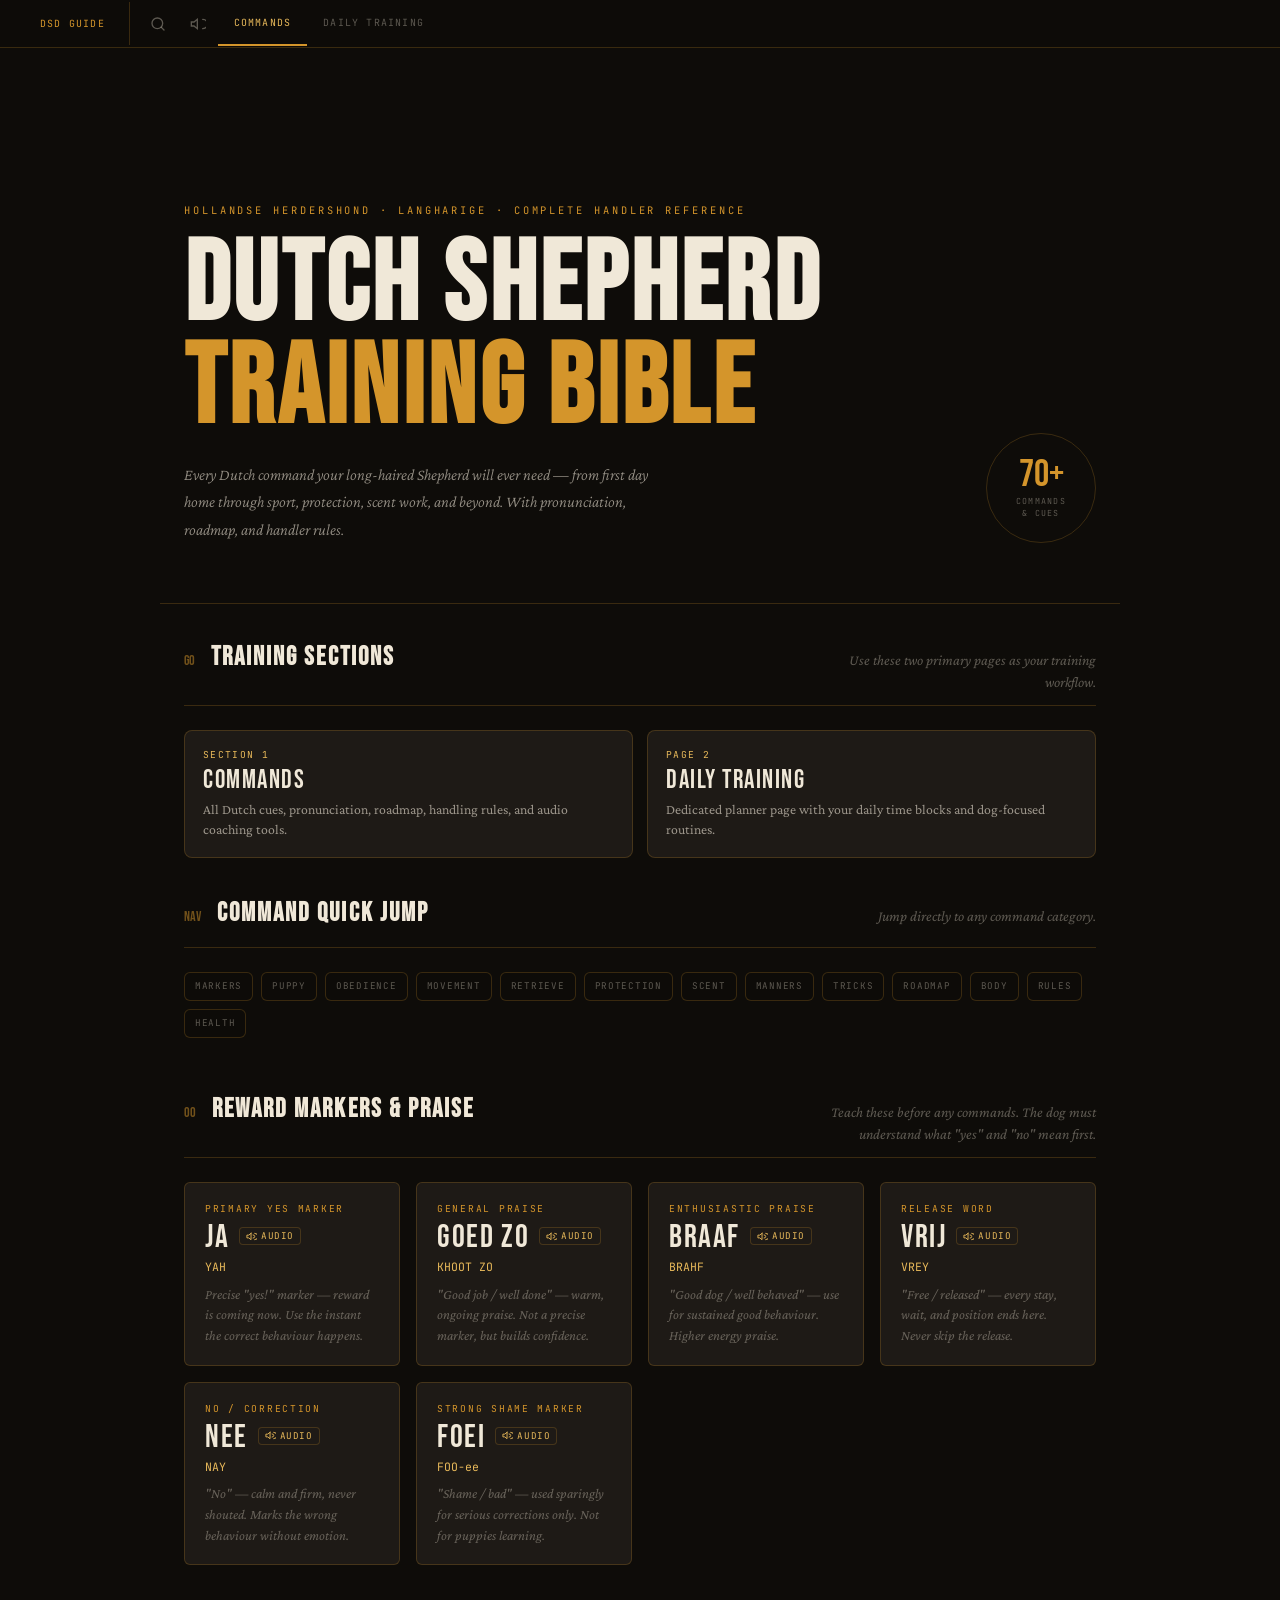
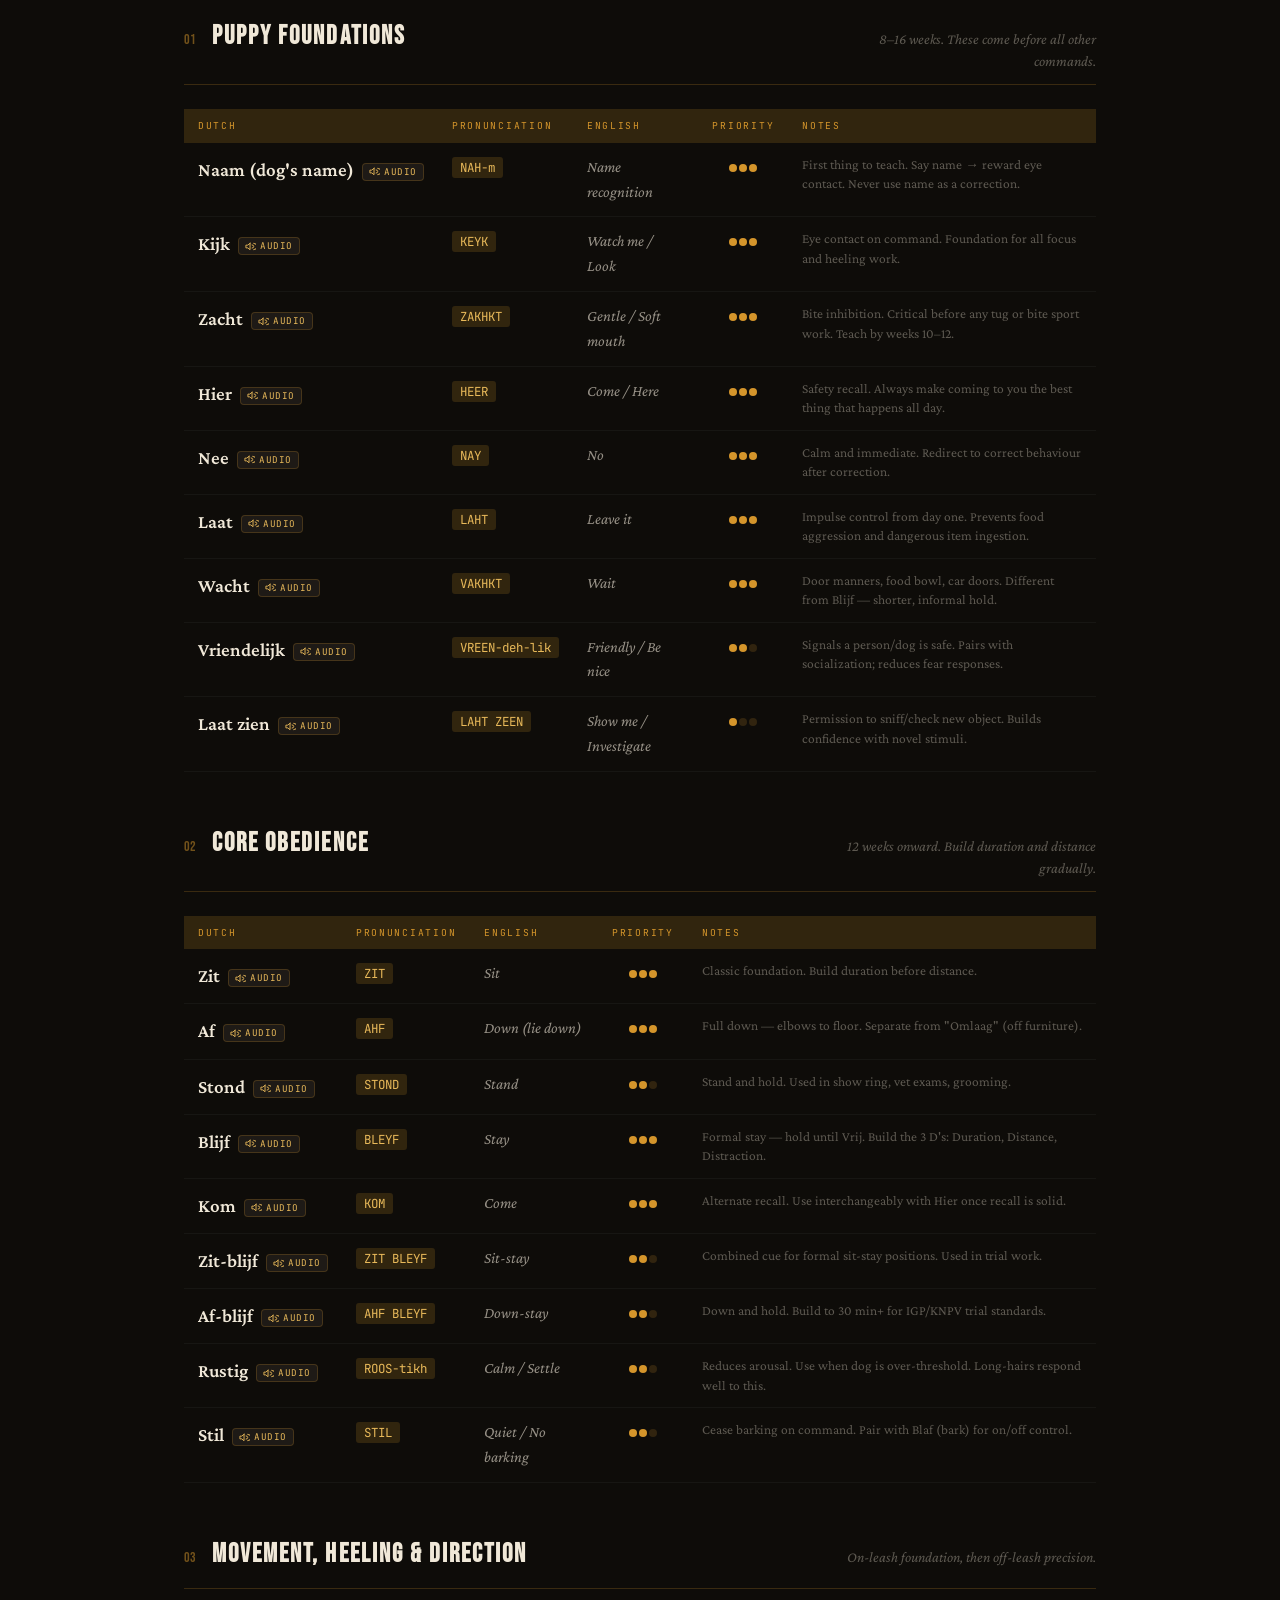
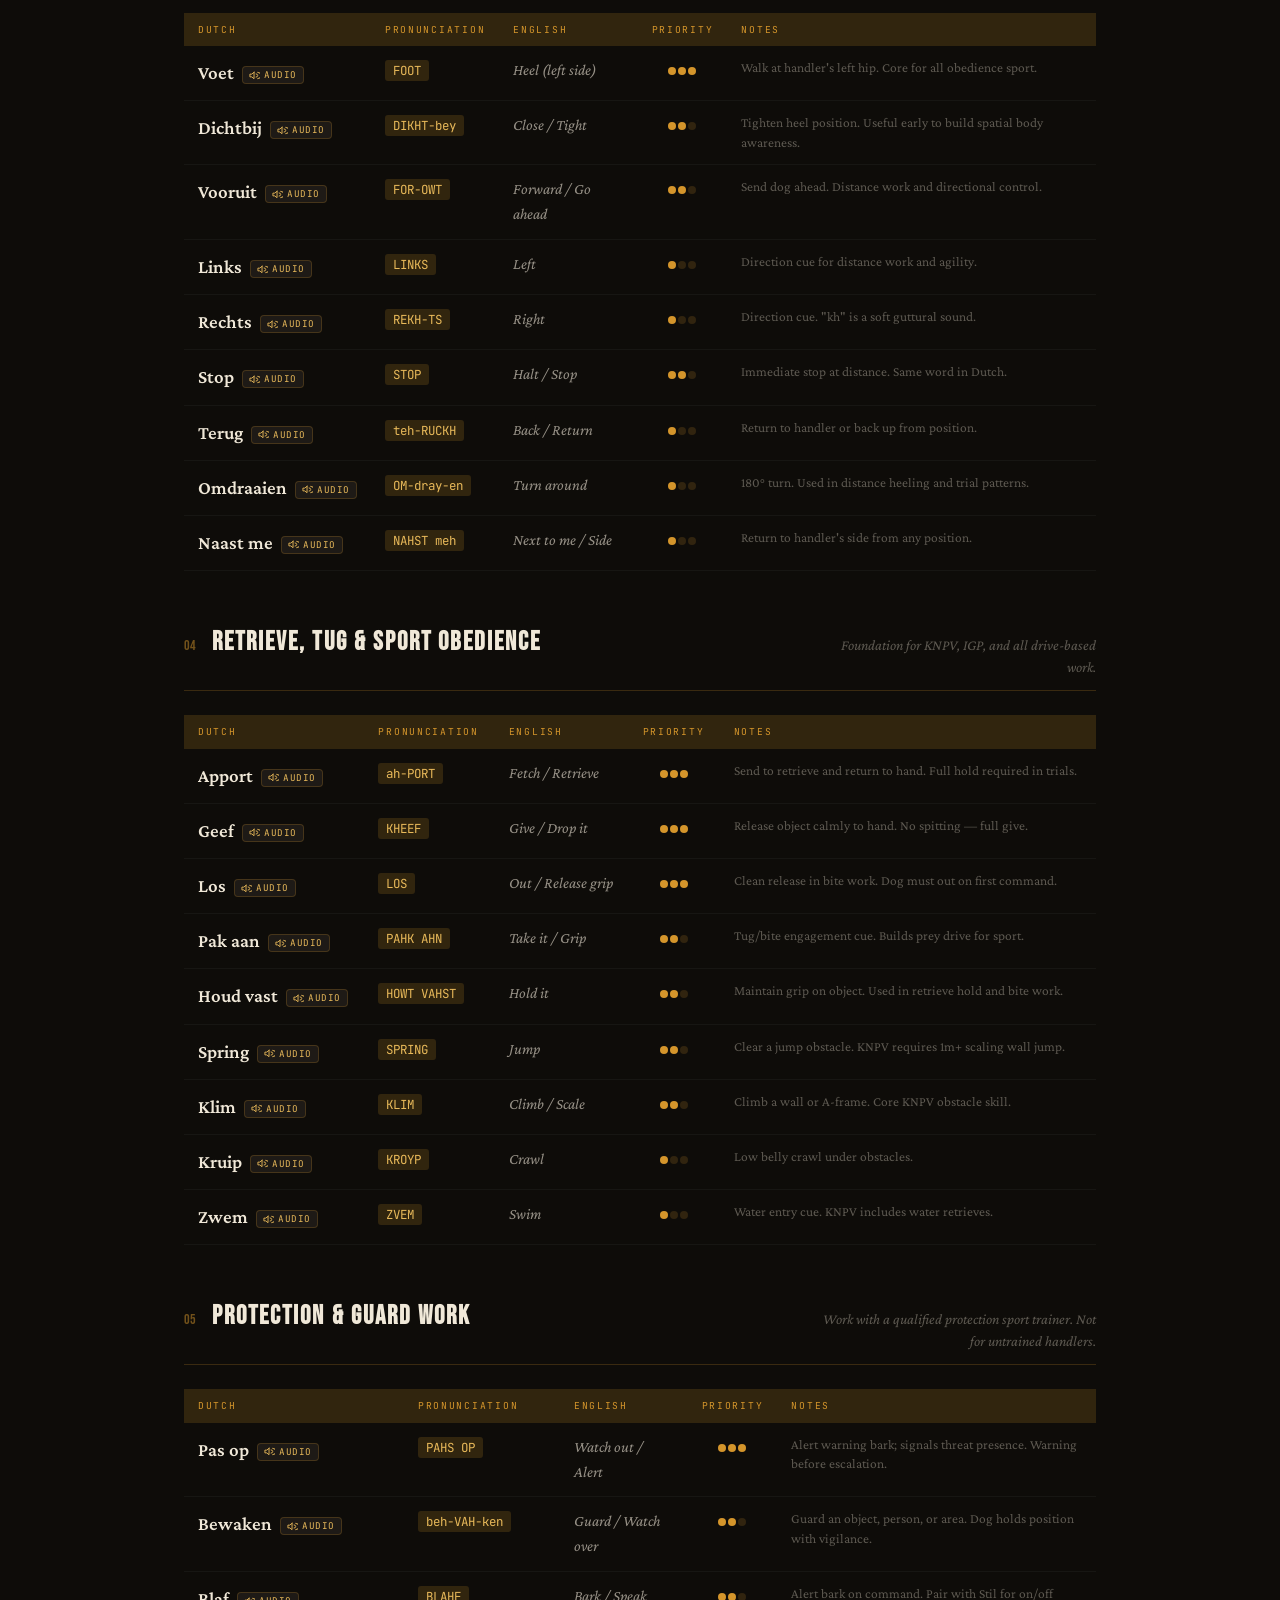
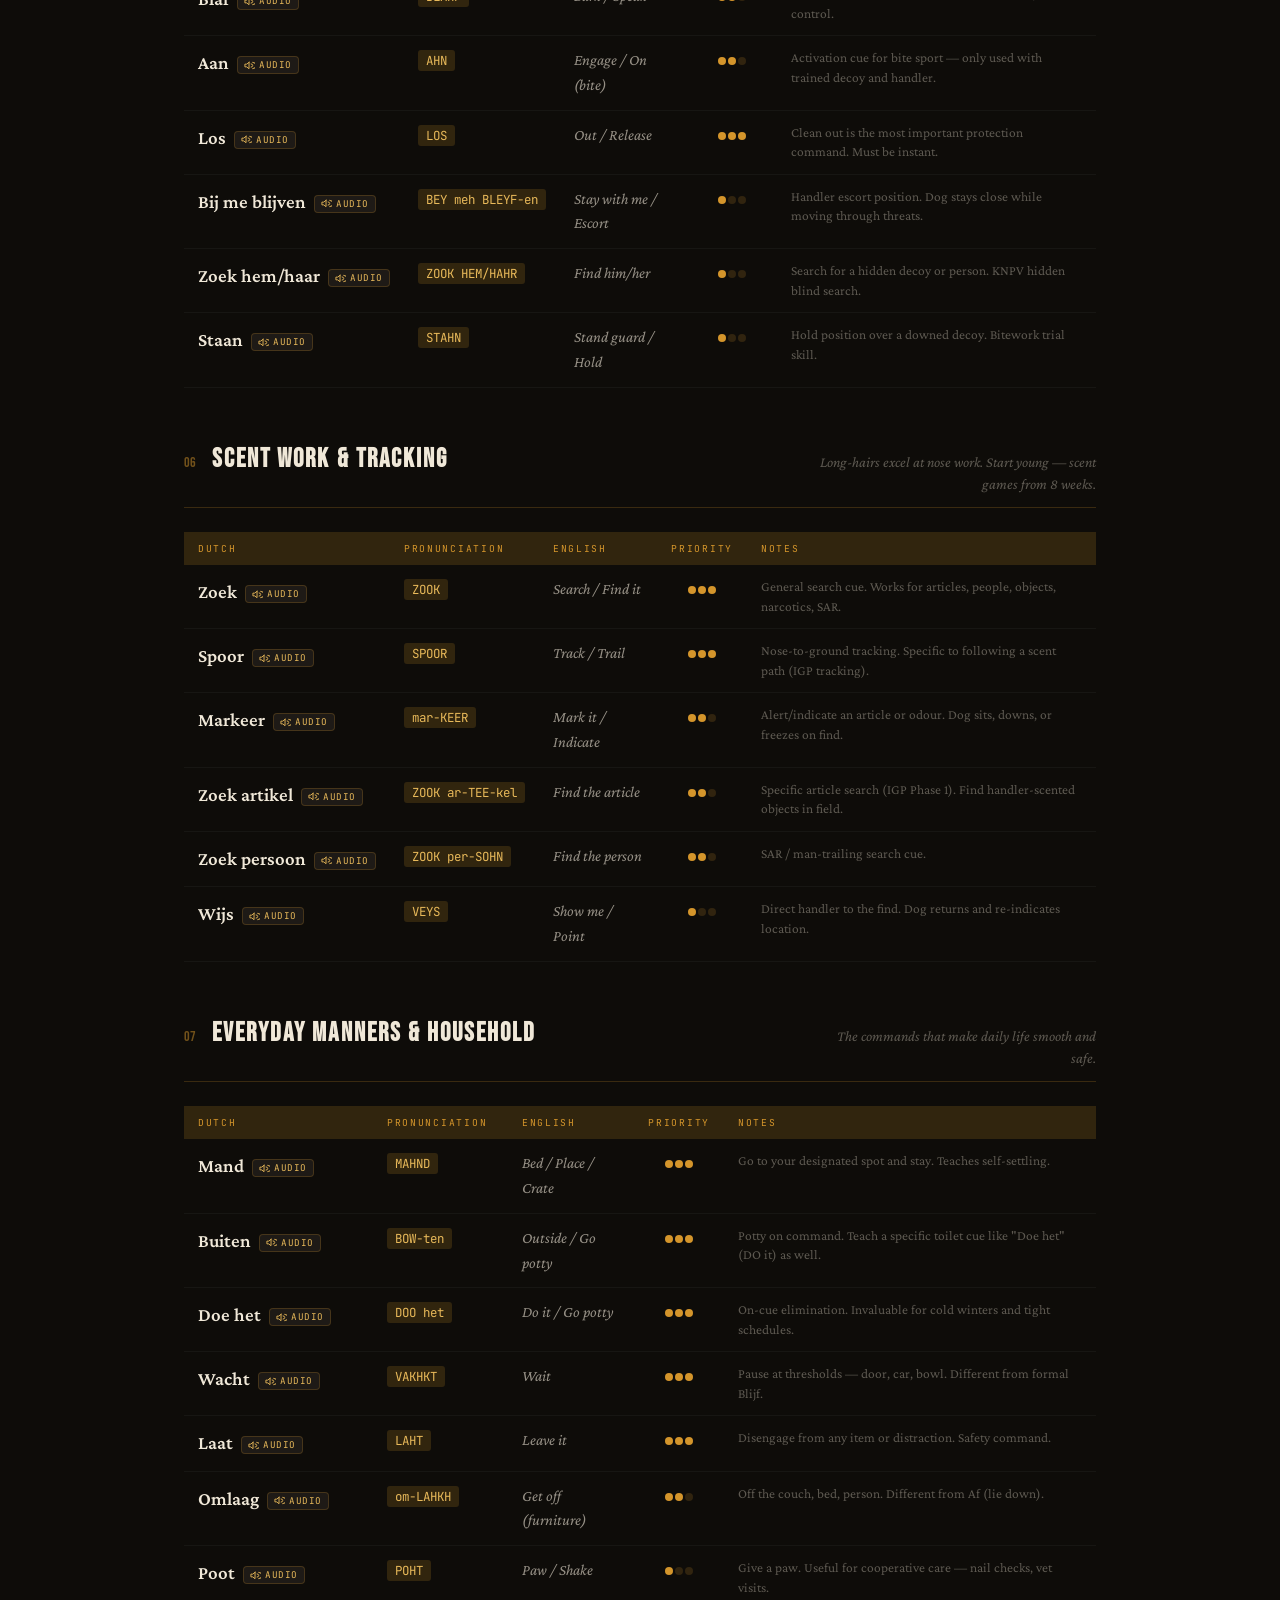
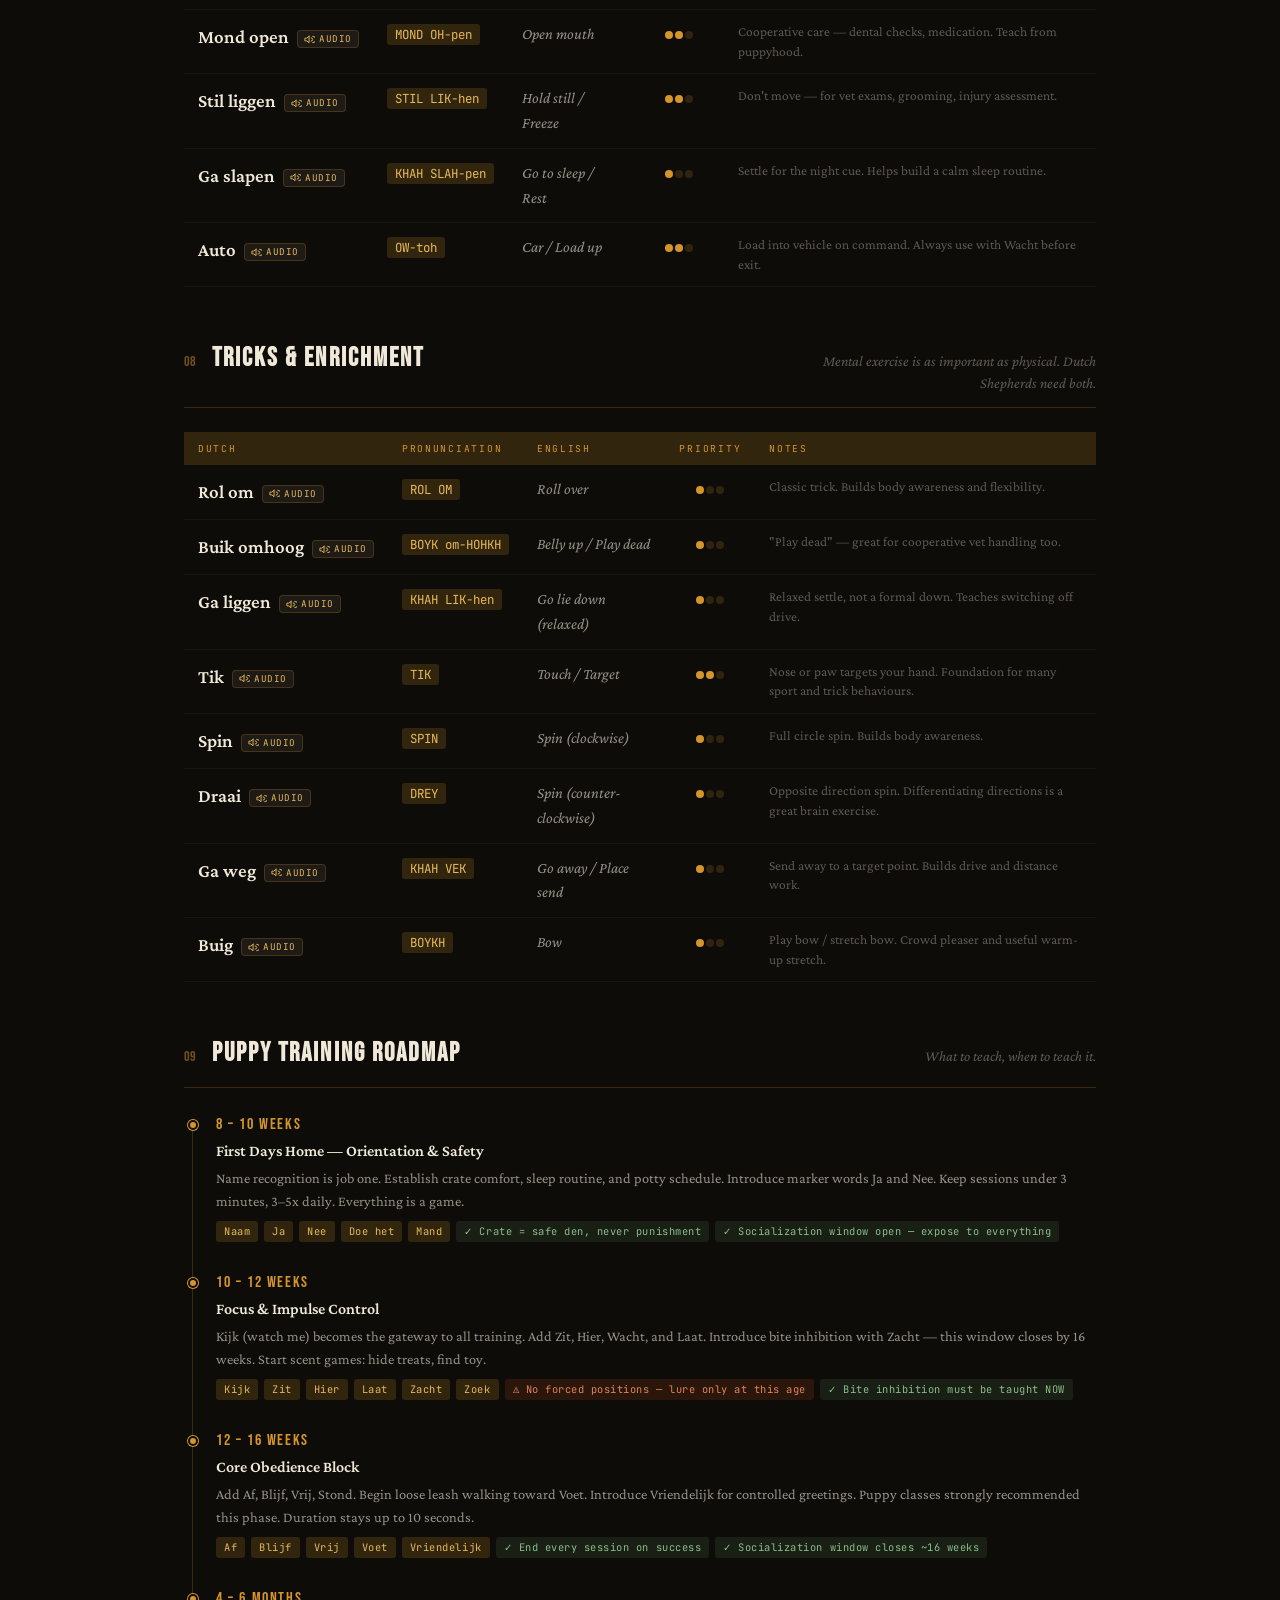
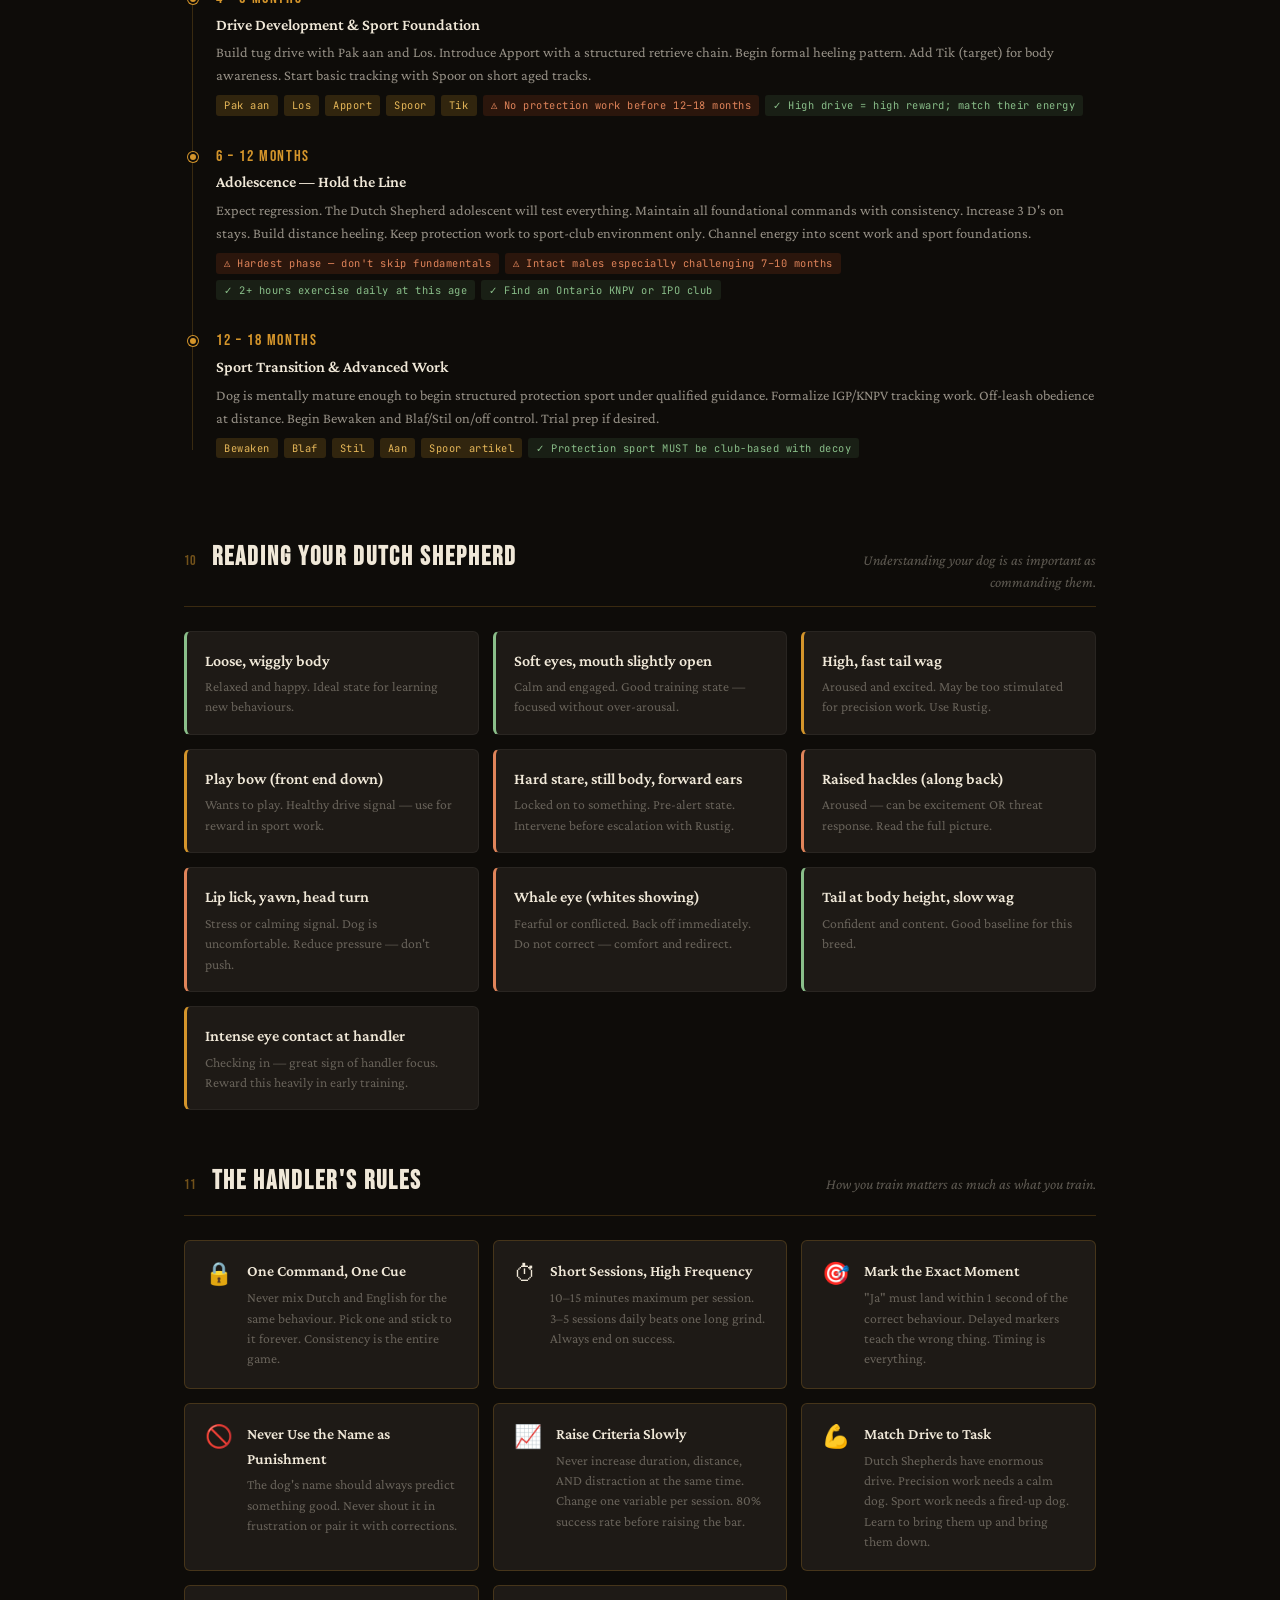
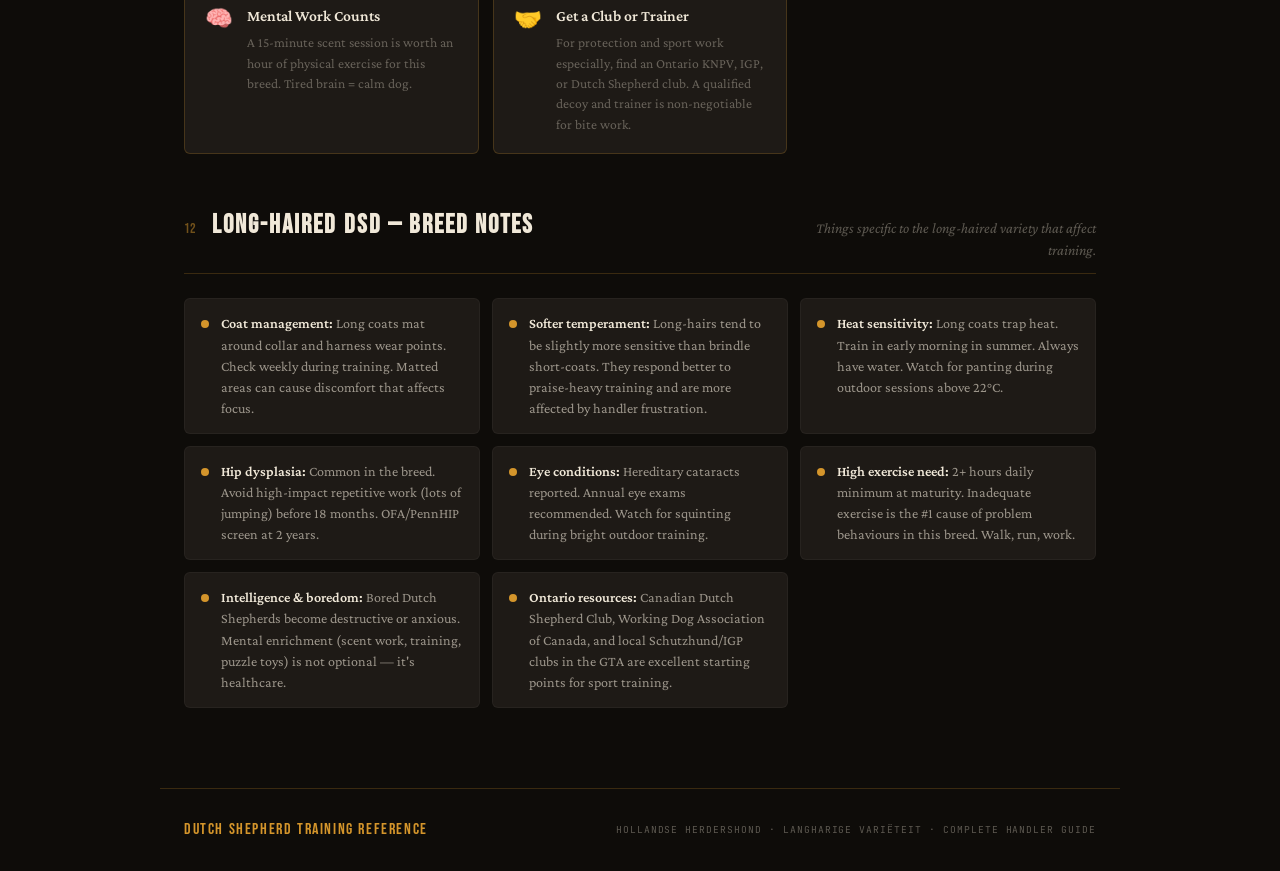
<file: index.html>
<!DOCTYPE html>
<html lang="en">
<head>
<meta charset="UTF-8">
<meta name="viewport" content="width=device-width, initial-scale=1.0">
<meta name="description" content="Complete Dutch Shepherd training reference — every Dutch command from puppy foundations through sport, protection, scent work, and beyond. With pronunciation, roadmap, and handler rules.">
<meta name="robots" content="index,follow">
<meta name="author" content="Dutch Shepherd Training Bible">
<meta name="theme-color" content="#0E0C09">
<meta name="mobile-web-app-capable" content="yes">
<meta name="apple-mobile-web-app-capable" content="yes">
<meta name="apple-mobile-web-app-status-bar-style" content="black-translucent">
<meta name="format-detection" content="telephone=no">
<link rel="canonical" href="https://kissmeh02.github.io/dutch-shepherd-training-bible/">
<meta property="og:type" content="website">
<meta property="og:url" content="https://kissmeh02.github.io/dutch-shepherd-training-bible/">
<meta property="og:title" content="Dutch Shepherd — Complete Training Reference">
<meta property="og:description" content="Complete Dutch Shepherd training reference with commands, pronunciation, roadmap, and handler guidance.">
<meta property="og:image" content="https://kissmeh02.github.io/dutch-shepherd-training-bible/social-preview.svg">
<meta name="twitter:card" content="summary_large_image">
<meta name="twitter:title" content="Dutch Shepherd — Complete Training Reference">
<meta name="twitter:description" content="Complete Dutch Shepherd training reference with commands, pronunciation, roadmap, and handler guidance.">
<meta name="twitter:image" content="https://kissmeh02.github.io/dutch-shepherd-training-bible/social-preview.svg">

<title>Dutch Shepherd — Complete Training Reference</title>
<link rel="icon" href="data:image/svg+xml,<svg xmlns='http://www.w3.org/2000/svg' viewBox='0 0 100 100'><text y='.9em' font-size='90'>🐕</text></svg>">
<link rel="preconnect" href="https://fonts.googleapis.com">
<link rel="preconnect" href="https://fonts.gstatic.com" crossorigin>
<link href="https://fonts.googleapis.com/css2?family=Bebas+Neue&family=Crimson+Pro:ital,wght@0,300;0,400;0,600;1,300;1,400&family=JetBrains+Mono:wght@400;700&display=swap" rel="stylesheet">
<link rel="stylesheet" href="styles.css">

</head>
<body>

<a href="#main" class="skip-link">Skip to content</a>
<noscript style="display:block;padding:10px 16px;background:#1E1A16;color:#F0E8D8;border-bottom:1px solid rgba(212,149,43,0.22);font-family:'JetBrains Mono',monospace;font-size:0.72rem;">
  JavaScript is disabled. You can still read the full guide, but search, section highlighting, and menu interactions require JavaScript.
</noscript>
<div class="progress-bar" id="progressBar" aria-hidden="true"></div>

<nav class="nav" role="navigation" aria-label="Main navigation">
  <a href="#" class="nav-brand">DSD Guide</a>
  <button class="search-toggle" id="searchToggle" aria-label="Toggle search" title="Search commands (Ctrl+K)">
    <svg viewBox="0 0 24 24" fill="none" stroke="currentColor" stroke-width="2" stroke-linecap="round"><circle cx="11" cy="11" r="8"/><line x1="21" y1="21" x2="16.65" y2="16.65"/></svg>
  </button>
  <button class="hamburger" id="hamburger" aria-label="Toggle navigation menu" aria-expanded="false" aria-controls="navLinks">
    <span></span><span></span><span></span>
  </button>
  <div class="nav-links" id="navLinks">
    <a href="#commands">Commands</a>
    <a href="daily-training.html">Daily Training</a>
  </div>
</nav>

<div class="search-bar" id="searchBar">
  <div>
    <div class="search-wrap">
      <svg viewBox="0 0 24 24" fill="none" stroke="currentColor" stroke-width="2" stroke-linecap="round"><circle cx="11" cy="11" r="8"/><line x1="21" y1="21" x2="16.65" y2="16.65"/></svg>
      <input type="text" class="search-input" id="searchInput" placeholder="Search commands, cues, or notes..." autocomplete="off" aria-label="Search commands">
    </div>
    <div class="search-count" id="searchCount" aria-live="polite"></div>
  </div>
</div>

<header class="hero" id="top">
  <div class="hero-text">
    <div class="hero-eyebrow">Hollandse Herdershond · Langharige · Complete Handler Reference</div>
    <h1>Dutch Shepherd<em>Training Bible</em></h1>
    <p class="hero-sub">Every Dutch command your long-haired Shepherd will ever need — from first day home through sport, protection, scent work, and beyond. With pronunciation, roadmap, and handler rules.</p>
  </div>
  <div class="hero-badge" aria-hidden="true">
    <div class="badge-circle">
      <span class="badge-num">70+</span>
      <span class="badge-label">Commands<br>&amp; Cues</span>
    </div>
  </div>
</header>

<main class="wrapper" id="main">
  <div id="commands" class="section-anchor" aria-hidden="true"></div>
  <section class="section section-switcher reveal" aria-labelledby="section-switcher-title">
    <div class="section-header">
      <span class="section-num" aria-hidden="true">GO</span>
      <h2 class="section-title" id="section-switcher-title">Training Sections</h2>
      <span class="section-desc">Use these two primary pages as your training workflow.</span>
    </div>
    <div class="switcher-grid">
      <a href="#markers" class="switcher-card">
        <span class="switcher-kicker">Section 1</span>
        <span class="switcher-title">Commands</span>
        <span class="switcher-body">All Dutch cues, pronunciation, roadmap, handling rules, and audio coaching tools.</span>
      </a>
      <a href="daily-training.html" class="switcher-card">
        <span class="switcher-kicker">Page 2</span>
        <span class="switcher-title">Daily Training</span>
        <span class="switcher-body">Dedicated planner page with your daily time blocks and dog-focused routines.</span>
      </a>
    </div>
  </section>

  <section class="section command-jump reveal" aria-labelledby="command-jump-title">
    <div class="section-header">
      <span class="section-num" aria-hidden="true">NAV</span>
      <h2 class="section-title" id="command-jump-title">Command Quick Jump</h2>
      <span class="section-desc">Jump directly to any command category.</span>
    </div>
    <label class="command-jump-select-wrap" for="commandJumpSelect">
      <span>Go to category</span>
      <select id="commandJumpSelect" class="command-jump-select">
        <option value="">Select section...</option>
        <option value="#markers">Reward Markers</option>
        <option value="#puppy">Puppy Foundations</option>
        <option value="#obedience">Core Obedience</option>
        <option value="#movement">Movement and Heel</option>
        <option value="#retrieve">Retrieve and Sport</option>
        <option value="#protection">Protection Work</option>
        <option value="#scent">Scent and Tracking</option>
        <option value="#manners">Everyday Manners</option>
        <option value="#tricks">Tricks and Enrichment</option>
        <option value="#progression">Puppy Roadmap</option>
        <option value="#body">Body Language</option>
        <option value="#rules">Handler Rules</option>
        <option value="#health">Breed Notes</option>
      </select>
    </label>
    <div class="command-jump-links">
      <a href="#markers">Markers</a>
      <a href="#puppy">Puppy</a>
      <a href="#obedience">Obedience</a>
      <a href="#movement">Movement</a>
      <a href="#retrieve">Retrieve</a>
      <a href="#protection">Protection</a>
      <a href="#scent">Scent</a>
      <a href="#manners">Manners</a>
      <a href="#tricks">Tricks</a>
      <a href="#progression">Roadmap</a>
      <a href="#body">Body</a>
      <a href="#rules">Rules</a>
      <a href="#health">Health</a>
    </div>
  </section>

  <!-- ── MARKERS ── -->
  <section class="section reveal" id="markers" aria-labelledby="markers-title">
    <div class="section-header">
      <span class="section-num" aria-hidden="true">00</span>
      <h2 class="section-title" id="markers-title">Reward Markers &amp; Praise</h2>
      <span class="section-desc">Teach these before any commands. The dog must understand what "yes" and "no" mean first.</span>
    </div>
    <div class="marker-grid">
      <div class="marker-card" data-search="ja yah yes marker reward">
        <div class="m-type">Primary Yes Marker</div>
        <div class="m-word">Ja</div>
        <div class="m-phonetic">YAH</div>
        <div class="m-desc">Precise "yes!" marker — reward is coming now. Use the instant the correct behaviour happens.</div>
      </div>
      <div class="marker-card" data-search="goed zo khoot good job well done praise">
        <div class="m-type">General Praise</div>
        <div class="m-word">Goed zo</div>
        <div class="m-phonetic">KHOOT ZO</div>
        <div class="m-desc">"Good job / well done" — warm, ongoing praise. Not a precise marker, but builds confidence.</div>
      </div>
      <div class="marker-card" data-search="braaf brahf good dog well behaved praise">
        <div class="m-type">Enthusiastic Praise</div>
        <div class="m-word">Braaf</div>
        <div class="m-phonetic">BRAHF</div>
        <div class="m-desc">"Good dog / well behaved" — use for sustained good behaviour. Higher energy praise.</div>
      </div>
      <div class="marker-card" data-search="vrij vrey free release released">
        <div class="m-type">Release Word</div>
        <div class="m-word">Vrij</div>
        <div class="m-phonetic">VREY</div>
        <div class="m-desc">"Free / released" — every stay, wait, and position ends here. Never skip the release.</div>
      </div>
      <div class="marker-card" data-search="nee nay no correction wrong">
        <div class="m-type">No / Correction</div>
        <div class="m-word">Nee</div>
        <div class="m-phonetic">NAY</div>
        <div class="m-desc">"No" — calm and firm, never shouted. Marks the wrong behaviour without emotion.</div>
      </div>
      <div class="marker-card" data-search="foei foo-ee shame bad strong correction">
        <div class="m-type">Strong Shame Marker</div>
        <div class="m-word">Foei</div>
        <div class="m-phonetic">FOO-ee</div>
        <div class="m-desc">"Shame / bad" — used sparingly for serious corrections only. Not for puppies learning.</div>
      </div>
    </div>
  </section>

  <!-- ── PUPPY FOUNDATIONAL ── -->
  <section class="section reveal" id="puppy" aria-labelledby="puppy-title">
    <div class="section-header">
      <span class="section-num" aria-hidden="true">01</span>
      <h2 class="section-title" id="puppy-title">Puppy Foundations</h2>
      <span class="section-desc">8–16 weeks. These come before all other commands.</span>
    </div>
    <table class="cmd-table" role="table">
      <thead><tr>
        <th scope="col">Dutch</th><th scope="col">Pronunciation</th><th scope="col">English</th><th scope="col">Priority</th><th scope="col">Notes</th>
      </tr></thead>
      <tbody>
        <tr><td class="t-dutch">Naam (dog's name)</td><td><span class="t-phonetic">NAH-m</span></td><td class="t-english">Name recognition</td><td class="t-priority"><span class="pip on"></span><span class="pip on"></span><span class="pip on"></span></td><td class="t-note">First thing to teach. Say name → reward eye contact. Never use name as a correction.</td></tr>
        <tr><td class="t-dutch">Kijk</td><td><span class="t-phonetic">KEYK</span></td><td class="t-english">Watch me / Look</td><td class="t-priority"><span class="pip on"></span><span class="pip on"></span><span class="pip on"></span></td><td class="t-note">Eye contact on command. Foundation for all focus and heeling work.</td></tr>
        <tr><td class="t-dutch">Zacht</td><td><span class="t-phonetic">ZAKHKT</span></td><td class="t-english">Gentle / Soft mouth</td><td class="t-priority"><span class="pip on"></span><span class="pip on"></span><span class="pip on"></span></td><td class="t-note">Bite inhibition. Critical before any tug or bite sport work. Teach by weeks 10–12.</td></tr>
        <tr><td class="t-dutch">Hier</td><td><span class="t-phonetic">HEER</span></td><td class="t-english">Come / Here</td><td class="t-priority"><span class="pip on"></span><span class="pip on"></span><span class="pip on"></span></td><td class="t-note">Safety recall. Always make coming to you the best thing that happens all day.</td></tr>
        <tr><td class="t-dutch">Nee</td><td><span class="t-phonetic">NAY</span></td><td class="t-english">No</td><td class="t-priority"><span class="pip on"></span><span class="pip on"></span><span class="pip on"></span></td><td class="t-note">Calm and immediate. Redirect to correct behaviour after correction.</td></tr>
        <tr><td class="t-dutch">Laat</td><td><span class="t-phonetic">LAHT</span></td><td class="t-english">Leave it</td><td class="t-priority"><span class="pip on"></span><span class="pip on"></span><span class="pip on"></span></td><td class="t-note">Impulse control from day one. Prevents food aggression and dangerous item ingestion.</td></tr>
        <tr><td class="t-dutch">Wacht</td><td><span class="t-phonetic">VAKHKT</span></td><td class="t-english">Wait</td><td class="t-priority"><span class="pip on"></span><span class="pip on"></span><span class="pip on"></span></td><td class="t-note">Door manners, food bowl, car doors. Different from Blijf — shorter, informal hold.</td></tr>
        <tr><td class="t-dutch">Vriendelijk</td><td><span class="t-phonetic">VREEN-deh-lik</span></td><td class="t-english">Friendly / Be nice</td><td class="t-priority"><span class="pip on"></span><span class="pip on"></span><span class="pip off"></span></td><td class="t-note">Signals a person/dog is safe. Pairs with socialization; reduces fear responses.</td></tr>
        <tr><td class="t-dutch">Laat zien</td><td><span class="t-phonetic">LAHT ZEEN</span></td><td class="t-english">Show me / Investigate</td><td class="t-priority"><span class="pip on"></span><span class="pip off"></span><span class="pip off"></span></td><td class="t-note">Permission to sniff/check new object. Builds confidence with novel stimuli.</td></tr>
      </tbody>
    </table>
  </section>

  <!-- ── BASIC OBEDIENCE ── -->
  <section class="section reveal" id="obedience" aria-labelledby="obedience-title">
    <div class="section-header">
      <span class="section-num" aria-hidden="true">02</span>
      <h2 class="section-title" id="obedience-title">Core Obedience</h2>
      <span class="section-desc">12 weeks onward. Build duration and distance gradually.</span>
    </div>
    <table class="cmd-table" role="table">
      <thead><tr>
        <th scope="col">Dutch</th><th scope="col">Pronunciation</th><th scope="col">English</th><th scope="col">Priority</th><th scope="col">Notes</th>
      </tr></thead>
      <tbody>
        <tr><td class="t-dutch">Zit</td><td><span class="t-phonetic">ZIT</span></td><td class="t-english">Sit</td><td class="t-priority"><span class="pip on"></span><span class="pip on"></span><span class="pip on"></span></td><td class="t-note">Classic foundation. Build duration before distance.</td></tr>
        <tr><td class="t-dutch">Af</td><td><span class="t-phonetic">AHF</span></td><td class="t-english">Down (lie down)</td><td class="t-priority"><span class="pip on"></span><span class="pip on"></span><span class="pip on"></span></td><td class="t-note">Full down — elbows to floor. Separate from "Omlaag" (off furniture).</td></tr>
        <tr><td class="t-dutch">Stond</td><td><span class="t-phonetic">STOND</span></td><td class="t-english">Stand</td><td class="t-priority"><span class="pip on"></span><span class="pip on"></span><span class="pip off"></span></td><td class="t-note">Stand and hold. Used in show ring, vet exams, grooming.</td></tr>
        <tr><td class="t-dutch">Blijf</td><td><span class="t-phonetic">BLEYF</span></td><td class="t-english">Stay</td><td class="t-priority"><span class="pip on"></span><span class="pip on"></span><span class="pip on"></span></td><td class="t-note">Formal stay — hold until Vrij. Build the 3 D's: Duration, Distance, Distraction.</td></tr>
        <tr><td class="t-dutch">Kom</td><td><span class="t-phonetic">KOM</span></td><td class="t-english">Come</td><td class="t-priority"><span class="pip on"></span><span class="pip on"></span><span class="pip on"></span></td><td class="t-note">Alternate recall. Use interchangeably with Hier once recall is solid.</td></tr>
        <tr><td class="t-dutch">Zit-blijf</td><td><span class="t-phonetic">ZIT BLEYF</span></td><td class="t-english">Sit-stay</td><td class="t-priority"><span class="pip on"></span><span class="pip on"></span><span class="pip off"></span></td><td class="t-note">Combined cue for formal sit-stay positions. Used in trial work.</td></tr>
        <tr><td class="t-dutch">Af-blijf</td><td><span class="t-phonetic">AHF BLEYF</span></td><td class="t-english">Down-stay</td><td class="t-priority"><span class="pip on"></span><span class="pip on"></span><span class="pip off"></span></td><td class="t-note">Down and hold. Build to 30 min+ for IGP/KNPV trial standards.</td></tr>
        <tr><td class="t-dutch">Rustig</td><td><span class="t-phonetic">ROOS-tikh</span></td><td class="t-english">Calm / Settle</td><td class="t-priority"><span class="pip on"></span><span class="pip on"></span><span class="pip off"></span></td><td class="t-note">Reduces arousal. Use when dog is over-threshold. Long-hairs respond well to this.</td></tr>
        <tr><td class="t-dutch">Stil</td><td><span class="t-phonetic">STIL</span></td><td class="t-english">Quiet / No barking</td><td class="t-priority"><span class="pip on"></span><span class="pip on"></span><span class="pip off"></span></td><td class="t-note">Cease barking on command. Pair with Blaf (bark) for on/off control.</td></tr>
      </tbody>
    </table>
  </section>

  <!-- ── MOVEMENT & HEEL ── -->
  <section class="section reveal" id="movement" aria-labelledby="movement-title">
    <div class="section-header">
      <span class="section-num" aria-hidden="true">03</span>
      <h2 class="section-title" id="movement-title">Movement, Heeling &amp; Direction</h2>
      <span class="section-desc">On-leash foundation, then off-leash precision.</span>
    </div>
    <table class="cmd-table" role="table">
      <thead><tr>
        <th scope="col">Dutch</th><th scope="col">Pronunciation</th><th scope="col">English</th><th scope="col">Priority</th><th scope="col">Notes</th>
      </tr></thead>
      <tbody>
        <tr><td class="t-dutch">Voet</td><td><span class="t-phonetic">FOOT</span></td><td class="t-english">Heel (left side)</td><td class="t-priority"><span class="pip on"></span><span class="pip on"></span><span class="pip on"></span></td><td class="t-note">Walk at handler's left hip. Core for all obedience sport.</td></tr>
        <tr><td class="t-dutch">Dichtbij</td><td><span class="t-phonetic">DIKHT-bey</span></td><td class="t-english">Close / Tight</td><td class="t-priority"><span class="pip on"></span><span class="pip on"></span><span class="pip off"></span></td><td class="t-note">Tighten heel position. Useful early to build spatial body awareness.</td></tr>
        <tr><td class="t-dutch">Vooruit</td><td><span class="t-phonetic">FOR-OWT</span></td><td class="t-english">Forward / Go ahead</td><td class="t-priority"><span class="pip on"></span><span class="pip on"></span><span class="pip off"></span></td><td class="t-note">Send dog ahead. Distance work and directional control.</td></tr>
        <tr><td class="t-dutch">Links</td><td><span class="t-phonetic">LINKS</span></td><td class="t-english">Left</td><td class="t-priority"><span class="pip on"></span><span class="pip off"></span><span class="pip off"></span></td><td class="t-note">Direction cue for distance work and agility.</td></tr>
        <tr><td class="t-dutch">Rechts</td><td><span class="t-phonetic">REKH-TS</span></td><td class="t-english">Right</td><td class="t-priority"><span class="pip on"></span><span class="pip off"></span><span class="pip off"></span></td><td class="t-note">Direction cue. "kh" is a soft guttural sound.</td></tr>
        <tr><td class="t-dutch">Stop</td><td><span class="t-phonetic">STOP</span></td><td class="t-english">Halt / Stop</td><td class="t-priority"><span class="pip on"></span><span class="pip on"></span><span class="pip off"></span></td><td class="t-note">Immediate stop at distance. Same word in Dutch.</td></tr>
        <tr><td class="t-dutch">Terug</td><td><span class="t-phonetic">teh-RUCKH</span></td><td class="t-english">Back / Return</td><td class="t-priority"><span class="pip on"></span><span class="pip off"></span><span class="pip off"></span></td><td class="t-note">Return to handler or back up from position.</td></tr>
        <tr><td class="t-dutch">Omdraaien</td><td><span class="t-phonetic">OM-dray-en</span></td><td class="t-english">Turn around</td><td class="t-priority"><span class="pip on"></span><span class="pip off"></span><span class="pip off"></span></td><td class="t-note">180° turn. Used in distance heeling and trial patterns.</td></tr>
        <tr><td class="t-dutch">Naast me</td><td><span class="t-phonetic">NAHST meh</span></td><td class="t-english">Next to me / Side</td><td class="t-priority"><span class="pip on"></span><span class="pip off"></span><span class="pip off"></span></td><td class="t-note">Return to handler's side from any position.</td></tr>
      </tbody>
    </table>
  </section>

  <!-- ── RETRIEVE & SPORT ── -->
  <section class="section reveal" id="retrieve" aria-labelledby="retrieve-title">
    <div class="section-header">
      <span class="section-num" aria-hidden="true">04</span>
      <h2 class="section-title" id="retrieve-title">Retrieve, Tug &amp; Sport Obedience</h2>
      <span class="section-desc">Foundation for KNPV, IGP, and all drive-based work.</span>
    </div>
    <table class="cmd-table" role="table">
      <thead><tr>
        <th scope="col">Dutch</th><th scope="col">Pronunciation</th><th scope="col">English</th><th scope="col">Priority</th><th scope="col">Notes</th>
      </tr></thead>
      <tbody>
        <tr><td class="t-dutch">Apport</td><td><span class="t-phonetic">ah-PORT</span></td><td class="t-english">Fetch / Retrieve</td><td class="t-priority"><span class="pip on"></span><span class="pip on"></span><span class="pip on"></span></td><td class="t-note">Send to retrieve and return to hand. Full hold required in trials.</td></tr>
        <tr><td class="t-dutch">Geef</td><td><span class="t-phonetic">KHEEF</span></td><td class="t-english">Give / Drop it</td><td class="t-priority"><span class="pip on"></span><span class="pip on"></span><span class="pip on"></span></td><td class="t-note">Release object calmly to hand. No spitting — full give.</td></tr>
        <tr><td class="t-dutch">Los</td><td><span class="t-phonetic">LOS</span></td><td class="t-english">Out / Release grip</td><td class="t-priority"><span class="pip on"></span><span class="pip on"></span><span class="pip on"></span></td><td class="t-note">Clean release in bite work. Dog must out on first command.</td></tr>
        <tr><td class="t-dutch">Pak aan</td><td><span class="t-phonetic">PAHK AHN</span></td><td class="t-english">Take it / Grip</td><td class="t-priority"><span class="pip on"></span><span class="pip on"></span><span class="pip off"></span></td><td class="t-note">Tug/bite engagement cue. Builds prey drive for sport.</td></tr>
        <tr><td class="t-dutch">Houd vast</td><td><span class="t-phonetic">HOWT VAHST</span></td><td class="t-english">Hold it</td><td class="t-priority"><span class="pip on"></span><span class="pip on"></span><span class="pip off"></span></td><td class="t-note">Maintain grip on object. Used in retrieve hold and bite work.</td></tr>
        <tr><td class="t-dutch">Spring</td><td><span class="t-phonetic">SPRING</span></td><td class="t-english">Jump</td><td class="t-priority"><span class="pip on"></span><span class="pip on"></span><span class="pip off"></span></td><td class="t-note">Clear a jump obstacle. KNPV requires 1m+ scaling wall jump.</td></tr>
        <tr><td class="t-dutch">Klim</td><td><span class="t-phonetic">KLIM</span></td><td class="t-english">Climb / Scale</td><td class="t-priority"><span class="pip on"></span><span class="pip on"></span><span class="pip off"></span></td><td class="t-note">Climb a wall or A-frame. Core KNPV obstacle skill.</td></tr>
        <tr><td class="t-dutch">Kruip</td><td><span class="t-phonetic">KROYP</span></td><td class="t-english">Crawl</td><td class="t-priority"><span class="pip on"></span><span class="pip off"></span><span class="pip off"></span></td><td class="t-note">Low belly crawl under obstacles.</td></tr>
        <tr><td class="t-dutch">Zwem</td><td><span class="t-phonetic">ZVEM</span></td><td class="t-english">Swim</td><td class="t-priority"><span class="pip on"></span><span class="pip off"></span><span class="pip off"></span></td><td class="t-note">Water entry cue. KNPV includes water retrieves.</td></tr>
      </tbody>
    </table>
  </section>

  <!-- ── PROTECTION & GUARD ── -->
  <section class="section reveal" id="protection" aria-labelledby="protection-title">
    <div class="section-header">
      <span class="section-num" aria-hidden="true">05</span>
      <h2 class="section-title" id="protection-title">Protection &amp; Guard Work</h2>
      <span class="section-desc">Work with a qualified protection sport trainer. Not for untrained handlers.</span>
    </div>
    <table class="cmd-table" role="table">
      <thead><tr>
        <th scope="col">Dutch</th><th scope="col">Pronunciation</th><th scope="col">English</th><th scope="col">Priority</th><th scope="col">Notes</th>
      </tr></thead>
      <tbody>
        <tr><td class="t-dutch">Pas op</td><td><span class="t-phonetic">PAHS OP</span></td><td class="t-english">Watch out / Alert</td><td class="t-priority"><span class="pip on"></span><span class="pip on"></span><span class="pip on"></span></td><td class="t-note">Alert warning bark; signals threat presence. Warning before escalation.</td></tr>
        <tr><td class="t-dutch">Bewaken</td><td><span class="t-phonetic">beh-VAH-ken</span></td><td class="t-english">Guard / Watch over</td><td class="t-priority"><span class="pip on"></span><span class="pip on"></span><span class="pip off"></span></td><td class="t-note">Guard an object, person, or area. Dog holds position with vigilance.</td></tr>
        <tr><td class="t-dutch">Blaf</td><td><span class="t-phonetic">BLAHF</span></td><td class="t-english">Bark / Speak</td><td class="t-priority"><span class="pip on"></span><span class="pip on"></span><span class="pip off"></span></td><td class="t-note">Alert bark on command. Pair with Stil for on/off control.</td></tr>
        <tr><td class="t-dutch">Aan</td><td><span class="t-phonetic">AHN</span></td><td class="t-english">Engage / On (bite)</td><td class="t-priority"><span class="pip on"></span><span class="pip on"></span><span class="pip off"></span></td><td class="t-note">Activation cue for bite sport — only used with trained decoy and handler.</td></tr>
        <tr><td class="t-dutch">Los</td><td><span class="t-phonetic">LOS</span></td><td class="t-english">Out / Release</td><td class="t-priority"><span class="pip on"></span><span class="pip on"></span><span class="pip on"></span></td><td class="t-note">Clean out is the most important protection command. Must be instant.</td></tr>
        <tr><td class="t-dutch">Bij me blijven</td><td><span class="t-phonetic">BEY meh BLEYF-en</span></td><td class="t-english">Stay with me / Escort</td><td class="t-priority"><span class="pip on"></span><span class="pip off"></span><span class="pip off"></span></td><td class="t-note">Handler escort position. Dog stays close while moving through threats.</td></tr>
        <tr><td class="t-dutch">Zoek hem/haar</td><td><span class="t-phonetic">ZOOK HEM/HAHR</span></td><td class="t-english">Find him/her</td><td class="t-priority"><span class="pip on"></span><span class="pip off"></span><span class="pip off"></span></td><td class="t-note">Search for a hidden decoy or person. KNPV hidden blind search.</td></tr>
        <tr><td class="t-dutch">Staan</td><td><span class="t-phonetic">STAHN</span></td><td class="t-english">Stand guard / Hold</td><td class="t-priority"><span class="pip on"></span><span class="pip off"></span><span class="pip off"></span></td><td class="t-note">Hold position over a downed decoy. Bitework trial skill.</td></tr>
      </tbody>
    </table>
  </section>

  <!-- ── SCENT & TRACKING ── -->
  <section class="section reveal" id="scent" aria-labelledby="scent-title">
    <div class="section-header">
      <span class="section-num" aria-hidden="true">06</span>
      <h2 class="section-title" id="scent-title">Scent Work &amp; Tracking</h2>
      <span class="section-desc">Long-hairs excel at nose work. Start young — scent games from 8 weeks.</span>
    </div>
    <table class="cmd-table" role="table">
      <thead><tr>
        <th scope="col">Dutch</th><th scope="col">Pronunciation</th><th scope="col">English</th><th scope="col">Priority</th><th scope="col">Notes</th>
      </tr></thead>
      <tbody>
        <tr><td class="t-dutch">Zoek</td><td><span class="t-phonetic">ZOOK</span></td><td class="t-english">Search / Find it</td><td class="t-priority"><span class="pip on"></span><span class="pip on"></span><span class="pip on"></span></td><td class="t-note">General search cue. Works for articles, people, objects, narcotics, SAR.</td></tr>
        <tr><td class="t-dutch">Spoor</td><td><span class="t-phonetic">SPOOR</span></td><td class="t-english">Track / Trail</td><td class="t-priority"><span class="pip on"></span><span class="pip on"></span><span class="pip on"></span></td><td class="t-note">Nose-to-ground tracking. Specific to following a scent path (IGP tracking).</td></tr>
        <tr><td class="t-dutch">Markeer</td><td><span class="t-phonetic">mar-KEER</span></td><td class="t-english">Mark it / Indicate</td><td class="t-priority"><span class="pip on"></span><span class="pip on"></span><span class="pip off"></span></td><td class="t-note">Alert/indicate an article or odour. Dog sits, downs, or freezes on find.</td></tr>
        <tr><td class="t-dutch">Zoek artikel</td><td><span class="t-phonetic">ZOOK ar-TEE-kel</span></td><td class="t-english">Find the article</td><td class="t-priority"><span class="pip on"></span><span class="pip on"></span><span class="pip off"></span></td><td class="t-note">Specific article search (IGP Phase 1). Find handler-scented objects in field.</td></tr>
        <tr><td class="t-dutch">Zoek persoon</td><td><span class="t-phonetic">ZOOK per-SOHN</span></td><td class="t-english">Find the person</td><td class="t-priority"><span class="pip on"></span><span class="pip on"></span><span class="pip off"></span></td><td class="t-note">SAR / man-trailing search cue.</td></tr>
        <tr><td class="t-dutch">Wijs</td><td><span class="t-phonetic">VEYS</span></td><td class="t-english">Show me / Point</td><td class="t-priority"><span class="pip on"></span><span class="pip off"></span><span class="pip off"></span></td><td class="t-note">Direct handler to the find. Dog returns and re-indicates location.</td></tr>
      </tbody>
    </table>
  </section>

  <!-- ── EVERYDAY MANNERS ── -->
  <section class="section reveal" id="manners" aria-labelledby="manners-title">
    <div class="section-header">
      <span class="section-num" aria-hidden="true">07</span>
      <h2 class="section-title" id="manners-title">Everyday Manners &amp; Household</h2>
      <span class="section-desc">The commands that make daily life smooth and safe.</span>
    </div>
    <table class="cmd-table" role="table">
      <thead><tr>
        <th scope="col">Dutch</th><th scope="col">Pronunciation</th><th scope="col">English</th><th scope="col">Priority</th><th scope="col">Notes</th>
      </tr></thead>
      <tbody>
        <tr><td class="t-dutch">Mand</td><td><span class="t-phonetic">MAHND</span></td><td class="t-english">Bed / Place / Crate</td><td class="t-priority"><span class="pip on"></span><span class="pip on"></span><span class="pip on"></span></td><td class="t-note">Go to your designated spot and stay. Teaches self-settling.</td></tr>
        <tr><td class="t-dutch">Buiten</td><td><span class="t-phonetic">BOW-ten</span></td><td class="t-english">Outside / Go potty</td><td class="t-priority"><span class="pip on"></span><span class="pip on"></span><span class="pip on"></span></td><td class="t-note">Potty on command. Teach a specific toilet cue like "Doe het" (DO it) as well.</td></tr>
        <tr><td class="t-dutch">Doe het</td><td><span class="t-phonetic">DOO het</span></td><td class="t-english">Do it / Go potty</td><td class="t-priority"><span class="pip on"></span><span class="pip on"></span><span class="pip on"></span></td><td class="t-note">On-cue elimination. Invaluable for cold winters and tight schedules.</td></tr>
        <tr><td class="t-dutch">Wacht</td><td><span class="t-phonetic">VAKHKT</span></td><td class="t-english">Wait</td><td class="t-priority"><span class="pip on"></span><span class="pip on"></span><span class="pip on"></span></td><td class="t-note">Pause at thresholds — door, car, bowl. Different from formal Blijf.</td></tr>
        <tr><td class="t-dutch">Laat</td><td><span class="t-phonetic">LAHT</span></td><td class="t-english">Leave it</td><td class="t-priority"><span class="pip on"></span><span class="pip on"></span><span class="pip on"></span></td><td class="t-note">Disengage from any item or distraction. Safety command.</td></tr>
        <tr><td class="t-dutch">Omlaag</td><td><span class="t-phonetic">om-LAHKH</span></td><td class="t-english">Get off (furniture)</td><td class="t-priority"><span class="pip on"></span><span class="pip on"></span><span class="pip off"></span></td><td class="t-note">Off the couch, bed, person. Different from Af (lie down).</td></tr>
        <tr><td class="t-dutch">Poot</td><td><span class="t-phonetic">POHT</span></td><td class="t-english">Paw / Shake</td><td class="t-priority"><span class="pip on"></span><span class="pip off"></span><span class="pip off"></span></td><td class="t-note">Give a paw. Useful for cooperative care — nail checks, vet visits.</td></tr>
        <tr><td class="t-dutch">Mond open</td><td><span class="t-phonetic">MOND OH-pen</span></td><td class="t-english">Open mouth</td><td class="t-priority"><span class="pip on"></span><span class="pip on"></span><span class="pip off"></span></td><td class="t-note">Cooperative care — dental checks, medication. Teach from puppyhood.</td></tr>
        <tr><td class="t-dutch">Stil liggen</td><td><span class="t-phonetic">STIL LIK-hen</span></td><td class="t-english">Hold still / Freeze</td><td class="t-priority"><span class="pip on"></span><span class="pip on"></span><span class="pip off"></span></td><td class="t-note">Don't move — for vet exams, grooming, injury assessment.</td></tr>
        <tr><td class="t-dutch">Ga slapen</td><td><span class="t-phonetic">KHAH SLAH-pen</span></td><td class="t-english">Go to sleep / Rest</td><td class="t-priority"><span class="pip on"></span><span class="pip off"></span><span class="pip off"></span></td><td class="t-note">Settle for the night cue. Helps build a calm sleep routine.</td></tr>
        <tr><td class="t-dutch">Auto</td><td><span class="t-phonetic">OW-toh</span></td><td class="t-english">Car / Load up</td><td class="t-priority"><span class="pip on"></span><span class="pip on"></span><span class="pip off"></span></td><td class="t-note">Load into vehicle on command. Always use with Wacht before exit.</td></tr>
      </tbody>
    </table>
  </section>

  <!-- ── TRICKS & ENRICHMENT ── -->
  <section class="section reveal" id="tricks" aria-labelledby="tricks-title">
    <div class="section-header">
      <span class="section-num" aria-hidden="true">08</span>
      <h2 class="section-title" id="tricks-title">Tricks &amp; Enrichment</h2>
      <span class="section-desc">Mental exercise is as important as physical. Dutch Shepherds need both.</span>
    </div>
    <table class="cmd-table" role="table">
      <thead><tr>
        <th scope="col">Dutch</th><th scope="col">Pronunciation</th><th scope="col">English</th><th scope="col">Priority</th><th scope="col">Notes</th>
      </tr></thead>
      <tbody>
        <tr><td class="t-dutch">Rol om</td><td><span class="t-phonetic">ROL OM</span></td><td class="t-english">Roll over</td><td class="t-priority"><span class="pip on"></span><span class="pip off"></span><span class="pip off"></span></td><td class="t-note">Classic trick. Builds body awareness and flexibility.</td></tr>
        <tr><td class="t-dutch">Buik omhoog</td><td><span class="t-phonetic">BOYK om-HOHKH</span></td><td class="t-english">Belly up / Play dead</td><td class="t-priority"><span class="pip on"></span><span class="pip off"></span><span class="pip off"></span></td><td class="t-note">"Play dead" — great for cooperative vet handling too.</td></tr>
        <tr><td class="t-dutch">Ga liggen</td><td><span class="t-phonetic">KHAH LIK-hen</span></td><td class="t-english">Go lie down (relaxed)</td><td class="t-priority"><span class="pip on"></span><span class="pip off"></span><span class="pip off"></span></td><td class="t-note">Relaxed settle, not a formal down. Teaches switching off drive.</td></tr>
        <tr><td class="t-dutch">Tik</td><td><span class="t-phonetic">TIK</span></td><td class="t-english">Touch / Target</td><td class="t-priority"><span class="pip on"></span><span class="pip on"></span><span class="pip off"></span></td><td class="t-note">Nose or paw targets your hand. Foundation for many sport and trick behaviours.</td></tr>
        <tr><td class="t-dutch">Spin</td><td><span class="t-phonetic">SPIN</span></td><td class="t-english">Spin (clockwise)</td><td class="t-priority"><span class="pip on"></span><span class="pip off"></span><span class="pip off"></span></td><td class="t-note">Full circle spin. Builds body awareness.</td></tr>
        <tr><td class="t-dutch">Draai</td><td><span class="t-phonetic">DREY</span></td><td class="t-english">Spin (counter-clockwise)</td><td class="t-priority"><span class="pip on"></span><span class="pip off"></span><span class="pip off"></span></td><td class="t-note">Opposite direction spin. Differentiating directions is a great brain exercise.</td></tr>
        <tr><td class="t-dutch">Ga weg</td><td><span class="t-phonetic">KHAH VEK</span></td><td class="t-english">Go away / Place send</td><td class="t-priority"><span class="pip on"></span><span class="pip off"></span><span class="pip off"></span></td><td class="t-note">Send away to a target point. Builds drive and distance work.</td></tr>
        <tr><td class="t-dutch">Buig</td><td><span class="t-phonetic">BOYKH</span></td><td class="t-english">Bow</td><td class="t-priority"><span class="pip on"></span><span class="pip off"></span><span class="pip off"></span></td><td class="t-note">Play bow / stretch bow. Crowd pleaser and useful warm-up stretch.</td></tr>
      </tbody>
    </table>
  </section>

  <!-- ── PUPPY ROADMAP ── -->
  <section class="section reveal" id="progression" aria-labelledby="progression-title">
    <div class="section-header">
      <span class="section-num" aria-hidden="true">09</span>
      <h2 class="section-title" id="progression-title">Puppy Training Roadmap</h2>
      <span class="section-desc">What to teach, when to teach it.</span>
    </div>
    <div class="timeline">
      <div class="tl-item">
        <div class="tl-age">8 – 10 Weeks</div>
        <div class="tl-title">First Days Home — Orientation &amp; Safety</div>
        <div class="tl-body">Name recognition is job one. Establish crate comfort, sleep routine, and potty schedule. Introduce marker words Ja and Nee. Keep sessions under 3 minutes, 3–5x daily. Everything is a game.</div>
        <div class="tl-tags">
          <span class="tag tag-cmd">Naam</span><span class="tag tag-cmd">Ja</span><span class="tag tag-cmd">Nee</span><span class="tag tag-cmd">Doe het</span><span class="tag tag-cmd">Mand</span>
          <span class="tag tag-tip">✓ Crate = safe den, never punishment</span>
          <span class="tag tag-tip">✓ Socialization window open — expose to everything</span>
        </div>
      </div>
      <div class="tl-item">
        <div class="tl-age">10 – 12 Weeks</div>
        <div class="tl-title">Focus &amp; Impulse Control</div>
        <div class="tl-body">Kijk (watch me) becomes the gateway to all training. Add Zit, Hier, Wacht, and Laat. Introduce bite inhibition with Zacht — this window closes by 16 weeks. Start scent games: hide treats, find toy.</div>
        <div class="tl-tags">
          <span class="tag tag-cmd">Kijk</span><span class="tag tag-cmd">Zit</span><span class="tag tag-cmd">Hier</span><span class="tag tag-cmd">Laat</span><span class="tag tag-cmd">Zacht</span><span class="tag tag-cmd">Zoek</span>
          <span class="tag tag-warn">⚠ No forced positions — lure only at this age</span>
          <span class="tag tag-tip">✓ Bite inhibition must be taught NOW</span>
        </div>
      </div>
      <div class="tl-item">
        <div class="tl-age">12 – 16 Weeks</div>
        <div class="tl-title">Core Obedience Block</div>
        <div class="tl-body">Add Af, Blijf, Vrij, Stond. Begin loose leash walking toward Voet. Introduce Vriendelijk for controlled greetings. Puppy classes strongly recommended this phase. Duration stays up to 10 seconds.</div>
        <div class="tl-tags">
          <span class="tag tag-cmd">Af</span><span class="tag tag-cmd">Blijf</span><span class="tag tag-cmd">Vrij</span><span class="tag tag-cmd">Voet</span><span class="tag tag-cmd">Vriendelijk</span>
          <span class="tag tag-tip">✓ End every session on success</span>
          <span class="tag tag-tip">✓ Socialization window closes ~16 weeks</span>
        </div>
      </div>
      <div class="tl-item">
        <div class="tl-age">4 – 6 Months</div>
        <div class="tl-title">Drive Development &amp; Sport Foundation</div>
        <div class="tl-body">Build tug drive with Pak aan and Los. Introduce Apport with a structured retrieve chain. Begin formal heeling pattern. Add Tik (target) for body awareness. Start basic tracking with Spoor on short aged tracks.</div>
        <div class="tl-tags">
          <span class="tag tag-cmd">Pak aan</span><span class="tag tag-cmd">Los</span><span class="tag tag-cmd">Apport</span><span class="tag tag-cmd">Spoor</span><span class="tag tag-cmd">Tik</span>
          <span class="tag tag-warn">⚠ No protection work before 12–18 months</span>
          <span class="tag tag-tip">✓ High drive = high reward; match their energy</span>
        </div>
      </div>
      <div class="tl-item">
        <div class="tl-age">6 – 12 Months</div>
        <div class="tl-title">Adolescence — Hold the Line</div>
        <div class="tl-body">Expect regression. The Dutch Shepherd adolescent will test everything. Maintain all foundational commands with consistency. Increase 3 D's on stays. Build distance heeling. Keep protection work to sport-club environment only. Channel energy into scent work and sport foundations.</div>
        <div class="tl-tags">
          <span class="tag tag-warn">⚠ Hardest phase — don't skip fundamentals</span>
          <span class="tag tag-warn">⚠ Intact males especially challenging 7–10 months</span>
          <span class="tag tag-tip">✓ 2+ hours exercise daily at this age</span>
          <span class="tag tag-tip">✓ Find an Ontario KNPV or IPO club</span>
        </div>
      </div>
      <div class="tl-item">
        <div class="tl-age">12 – 18 Months</div>
        <div class="tl-title">Sport Transition &amp; Advanced Work</div>
        <div class="tl-body">Dog is mentally mature enough to begin structured protection sport under qualified guidance. Formalize IGP/KNPV tracking work. Off-leash obedience at distance. Begin Bewaken and Blaf/Stil on/off control. Trial prep if desired.</div>
        <div class="tl-tags">
          <span class="tag tag-cmd">Bewaken</span><span class="tag tag-cmd">Blaf</span><span class="tag tag-cmd">Stil</span><span class="tag tag-cmd">Aan</span><span class="tag tag-cmd">Spoor artikel</span>
          <span class="tag tag-tip">✓ Protection sport MUST be club-based with decoy</span>
        </div>
      </div>
    </div>
  </section>

  <!-- ── BODY LANGUAGE ── -->
  <section class="section reveal" id="body" aria-labelledby="body-title">
    <div class="section-header">
      <span class="section-num" aria-hidden="true">10</span>
      <h2 class="section-title" id="body-title">Reading Your Dutch Shepherd</h2>
      <span class="section-desc">Understanding your dog is as important as commanding them.</span>
    </div>
    <div class="bl-grid">
      <div class="bl-card good">
        <div class="bl-signal">Loose, wiggly body</div>
        <div class="bl-meaning">Relaxed and happy. Ideal state for learning new behaviours.</div>
      </div>
      <div class="bl-card good">
        <div class="bl-signal">Soft eyes, mouth slightly open</div>
        <div class="bl-meaning">Calm and engaged. Good training state — focused without over-arousal.</div>
      </div>
      <div class="bl-card neutral">
        <div class="bl-signal">High, fast tail wag</div>
        <div class="bl-meaning">Aroused and excited. May be too stimulated for precision work. Use Rustig.</div>
      </div>
      <div class="bl-card neutral">
        <div class="bl-signal">Play bow (front end down)</div>
        <div class="bl-meaning">Wants to play. Healthy drive signal — use for reward in sport work.</div>
      </div>
      <div class="bl-card alert">
        <div class="bl-signal">Hard stare, still body, forward ears</div>
        <div class="bl-meaning">Locked on to something. Pre-alert state. Intervene before escalation with Rustig.</div>
      </div>
      <div class="bl-card alert">
        <div class="bl-signal">Raised hackles (along back)</div>
        <div class="bl-meaning">Aroused — can be excitement OR threat response. Read the full picture.</div>
      </div>
      <div class="bl-card alert">
        <div class="bl-signal">Lip lick, yawn, head turn</div>
        <div class="bl-meaning">Stress or calming signal. Dog is uncomfortable. Reduce pressure — don't push.</div>
      </div>
      <div class="bl-card alert">
        <div class="bl-signal">Whale eye (whites showing)</div>
        <div class="bl-meaning">Fearful or conflicted. Back off immediately. Do not correct — comfort and redirect.</div>
      </div>
      <div class="bl-card good">
        <div class="bl-signal">Tail at body height, slow wag</div>
        <div class="bl-meaning">Confident and content. Good baseline for this breed.</div>
      </div>
      <div class="bl-card neutral">
        <div class="bl-signal">Intense eye contact at handler</div>
        <div class="bl-meaning">Checking in — great sign of handler focus. Reward this heavily in early training.</div>
      </div>
    </div>
  </section>

  <!-- ── HANDLER RULES ── -->
  <section class="section reveal" id="rules" aria-labelledby="rules-title">
    <div class="section-header">
      <span class="section-num" aria-hidden="true">11</span>
      <h2 class="section-title" id="rules-title">The Handler's Rules</h2>
      <span class="section-desc">How you train matters as much as what you train.</span>
    </div>
    <div class="rules-grid">
      <div class="rule-card">
        <div class="rule-icon" aria-hidden="true">🔒</div>
        <div>
          <div class="rule-title">One Command, One Cue</div>
          <div class="rule-body">Never mix Dutch and English for the same behaviour. Pick one and stick to it forever. Consistency is the entire game.</div>
        </div>
      </div>
      <div class="rule-card">
        <div class="rule-icon" aria-hidden="true">⏱</div>
        <div>
          <div class="rule-title">Short Sessions, High Frequency</div>
          <div class="rule-body">10–15 minutes maximum per session. 3–5 sessions daily beats one long grind. Always end on success.</div>
        </div>
      </div>
      <div class="rule-card">
        <div class="rule-icon" aria-hidden="true">🎯</div>
        <div>
          <div class="rule-title">Mark the Exact Moment</div>
          <div class="rule-body">"Ja" must land within 1 second of the correct behaviour. Delayed markers teach the wrong thing. Timing is everything.</div>
        </div>
      </div>
      <div class="rule-card">
        <div class="rule-icon" aria-hidden="true">🚫</div>
        <div>
          <div class="rule-title">Never Use the Name as Punishment</div>
          <div class="rule-body">The dog's name should always predict something good. Never shout it in frustration or pair it with corrections.</div>
        </div>
      </div>
      <div class="rule-card">
        <div class="rule-icon" aria-hidden="true">📈</div>
        <div>
          <div class="rule-title">Raise Criteria Slowly</div>
          <div class="rule-body">Never increase duration, distance, AND distraction at the same time. Change one variable per session. 80% success rate before raising the bar.</div>
        </div>
      </div>
      <div class="rule-card">
        <div class="rule-icon" aria-hidden="true">💪</div>
        <div>
          <div class="rule-title">Match Drive to Task</div>
          <div class="rule-body">Dutch Shepherds have enormous drive. Precision work needs a calm dog. Sport work needs a fired-up dog. Learn to bring them up and bring them down.</div>
        </div>
      </div>
      <div class="rule-card">
        <div class="rule-icon" aria-hidden="true">🧠</div>
        <div>
          <div class="rule-title">Mental Work Counts</div>
          <div class="rule-body">A 15-minute scent session is worth an hour of physical exercise for this breed. Tired brain = calm dog.</div>
        </div>
      </div>
      <div class="rule-card">
        <div class="rule-icon" aria-hidden="true">🤝</div>
        <div>
          <div class="rule-title">Get a Club or Trainer</div>
          <div class="rule-body">For protection and sport work especially, find an Ontario KNPV, IGP, or Dutch Shepherd club. A qualified decoy and trainer is non-negotiable for bite work.</div>
        </div>
      </div>
    </div>
  </section>

  <!-- ── LONG-HAIR HEALTH NOTES ── -->
  <section class="section reveal" id="health" aria-labelledby="health-title">
    <div class="section-header">
      <span class="section-num" aria-hidden="true">12</span>
      <h2 class="section-title" id="health-title">Long-Haired DSD — Breed Notes</h2>
      <span class="section-desc">Things specific to the long-haired variety that affect training.</span>
    </div>
    <div class="health-list">
      <div class="health-item">
        <div class="health-dot" aria-hidden="true"></div>
        <div class="health-label"><strong>Coat management:</strong> Long coats mat around collar and harness wear points. Check weekly during training. Matted areas can cause discomfort that affects focus.</div>
      </div>
      <div class="health-item">
        <div class="health-dot" aria-hidden="true"></div>
        <div class="health-label"><strong>Softer temperament:</strong> Long-hairs tend to be slightly more sensitive than brindle short-coats. They respond better to praise-heavy training and are more affected by handler frustration.</div>
      </div>
      <div class="health-item">
        <div class="health-dot" aria-hidden="true"></div>
        <div class="health-label"><strong>Heat sensitivity:</strong> Long coats trap heat. Train in early morning in summer. Always have water. Watch for panting during outdoor sessions above 22°C.</div>
      </div>
      <div class="health-item">
        <div class="health-dot" aria-hidden="true"></div>
        <div class="health-label"><strong>Hip dysplasia:</strong> Common in the breed. Avoid high-impact repetitive work (lots of jumping) before 18 months. OFA/PennHIP screen at 2 years.</div>
      </div>
      <div class="health-item">
        <div class="health-dot" aria-hidden="true"></div>
        <div class="health-label"><strong>Eye conditions:</strong> Hereditary cataracts reported. Annual eye exams recommended. Watch for squinting during bright outdoor training.</div>
      </div>
      <div class="health-item">
        <div class="health-dot" aria-hidden="true"></div>
        <div class="health-label"><strong>High exercise need:</strong> 2+ hours daily minimum at maturity. Inadequate exercise is the #1 cause of problem behaviours in this breed. Walk, run, work.</div>
      </div>
      <div class="health-item">
        <div class="health-dot" aria-hidden="true"></div>
        <div class="health-label"><strong>Intelligence &amp; boredom:</strong> Bored Dutch Shepherds become destructive or anxious. Mental enrichment (scent work, training, puzzle toys) is not optional — it's healthcare.</div>
      </div>
      <div class="health-item">
        <div class="health-dot" aria-hidden="true"></div>
        <div class="health-label"><strong>Ontario resources:</strong> Canadian Dutch Shepherd Club, Working Dog Association of Canada, and local Schutzhund/IGP clubs in the GTA are excellent starting points for sport training.</div>
      </div>
    </div>
  </section>

</main>

<footer>
  <div class="footer-brand">Dutch Shepherd Training Reference</div>
  <div class="footer-note">Hollandse Herdershond · Langharige Variëteit · Complete Handler Guide</div>
</footer>

<button class="back-to-top" id="backToTop" aria-label="Back to top" title="Back to top">
  <svg viewBox="0 0 24 24" fill="none" stroke="currentColor" stroke-width="2.5" stroke-linecap="round" stroke-linejoin="round"><polyline points="18 15 12 9 6 15"/></svg>
</button>

<script src="app.js" defer></script>
</body>
</html>
</file>
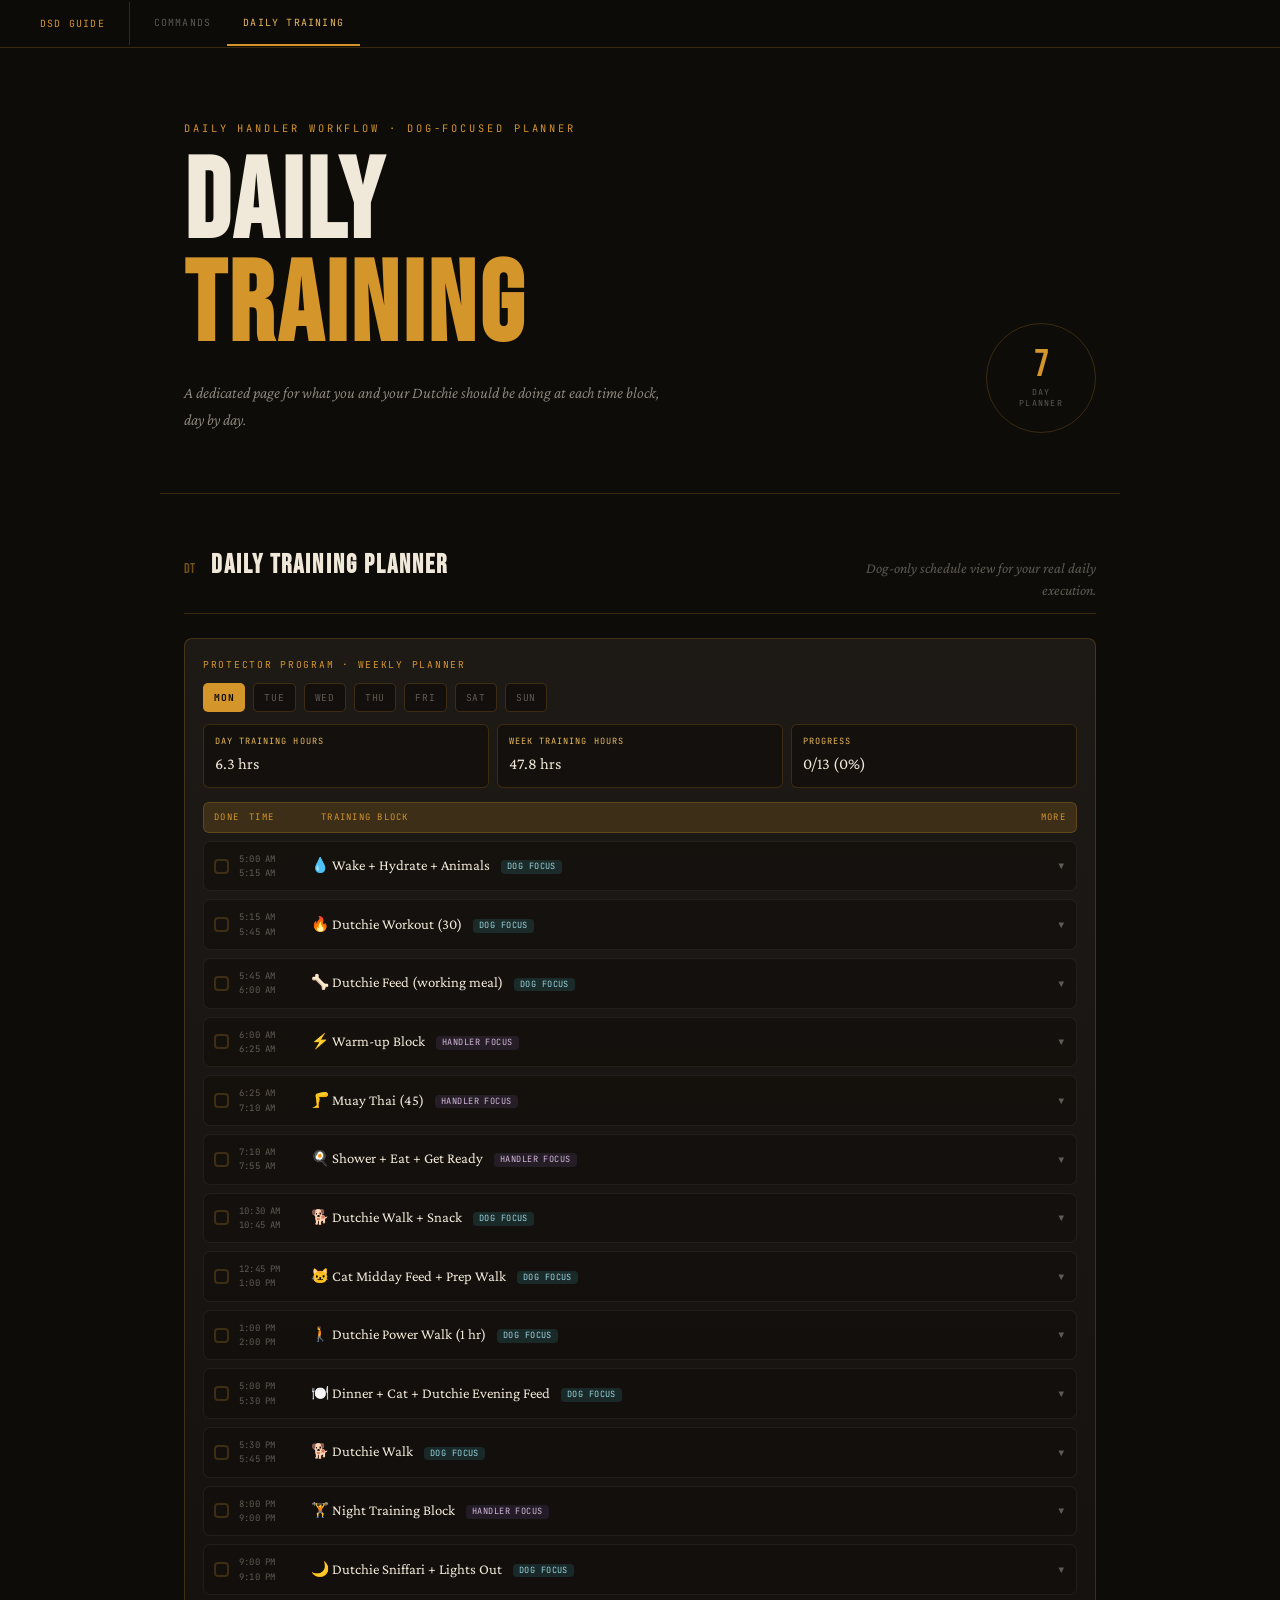
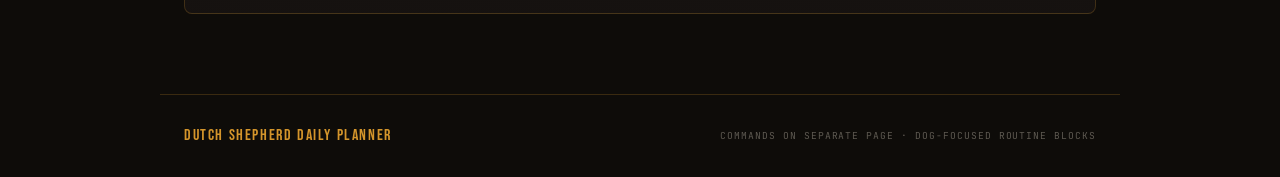
<file: daily-training.html>
<!DOCTYPE html>
<html lang="en">
<head>
<meta charset="UTF-8">
<meta name="viewport" content="width=device-width, initial-scale=1.0">
<meta name="description" content="Daily Dutch Shepherd training planner with dog-focused time blocks and routines.">
<meta name="robots" content="index,follow">
<meta name="theme-color" content="#0E0C09">
<meta name="mobile-web-app-capable" content="yes">
<meta name="apple-mobile-web-app-capable" content="yes">
<meta name="apple-mobile-web-app-status-bar-style" content="black-translucent">
<meta name="format-detection" content="telephone=no">
<title>Dutch Shepherd — Daily Training Planner</title>
<link rel="canonical" href="https://kissmeh02.github.io/dutch-shepherd-training-bible/daily-training.html">
<link rel="icon" href="data:image/svg+xml,<svg xmlns='http://www.w3.org/2000/svg' viewBox='0 0 100 100'><text y='.9em' font-size='90'>🐕</text></svg>">
<link rel="preconnect" href="https://fonts.googleapis.com">
<link rel="preconnect" href="https://fonts.gstatic.com" crossorigin>
<link href="https://fonts.googleapis.com/css2?family=Bebas+Neue&family=Crimson+Pro:ital,wght@0,300;0,400;0,600;1,300;1,400&family=JetBrains+Mono:wght@400;700&display=swap" rel="stylesheet">
<link rel="stylesheet" href="styles.css">
</head>
<body>

<a href="#main" class="skip-link">Skip to content</a>

<nav class="nav" role="navigation" aria-label="Main navigation">
  <a href="index.html" class="nav-brand">DSD Guide</a>
  <div class="nav-links" id="navLinks">
    <a href="index.html">Commands</a>
    <a href="daily-training.html" class="active" aria-current="page">Daily Training</a>
  </div>
</nav>

<header class="hero" id="top">
  <div>
    <div class="hero-eyebrow">Daily Handler Workflow · Dog-Focused Planner</div>
    <h1>Daily<em>Training</em></h1>
    <p class="hero-sub">A dedicated page for what you and your Dutchie should be doing at each time block, day by day.</p>
  </div>
  <div class="hero-badge" aria-hidden="true">
    <div class="badge-circle">
      <span class="badge-num">7</span>
      <span class="badge-label">Day<br>Planner</span>
    </div>
  </div>
</header>

<main class="wrapper" id="main">
  <section class="section reveal visible" id="daily-training" aria-labelledby="daily-training-title">
    <div class="section-header">
      <span class="section-num" aria-hidden="true">DT</span>
      <h2 class="section-title" id="daily-training-title">Daily Training Planner</h2>
      <span class="section-desc">Dog-only schedule view for your real daily execution.</span>
    </div>
    <div id="dailyTrainingApp" class="daily-planner-root"></div>
  </section>
</main>

<footer>
  <div class="footer-brand">Dutch Shepherd Daily Planner</div>
  <div class="footer-note">Commands on separate page · Dog-focused routine blocks</div>
</footer>

<script src="daily-training.js" defer></script>
</body>
</html>
</file>
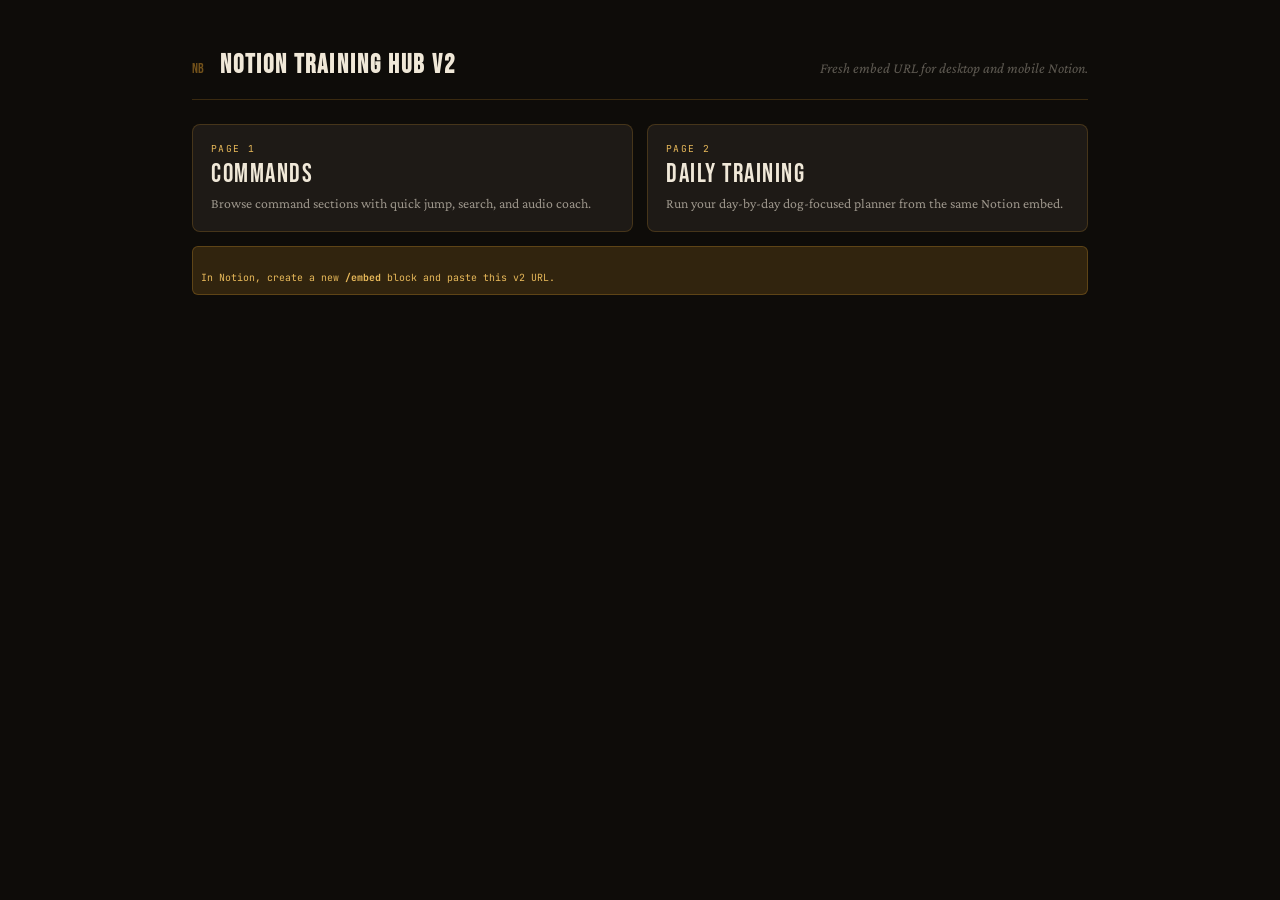
<file: notion-embed-v2.html>
<!DOCTYPE html>
<html lang="en">
<head>
<meta charset="UTF-8">
<meta name="viewport" content="width=device-width, initial-scale=1.0">
<meta name="description" content="Notion-ready hub for Dutch Shepherd Commands and Daily Training pages (v2).">
<meta name="robots" content="index,follow">
<meta name="theme-color" content="#0E0C09">
<meta name="mobile-web-app-capable" content="yes">
<meta name="apple-mobile-web-app-capable" content="yes">
<meta name="apple-mobile-web-app-status-bar-style" content="black-translucent">
<meta name="format-detection" content="telephone=no">
<meta property="og:type" content="website">
<meta property="og:url" content="https://kissmeh02.github.io/dutch-shepherd-training-bible/notion-embed-v2.html">
<meta property="og:title" content="Dutch Shepherd — Notion Training Hub v2">
<meta property="og:description" content="Fresh Notion embed URL for Commands and Daily Training.">
<meta property="og:image" content="https://kissmeh02.github.io/dutch-shepherd-training-bible/social-preview.svg">
<title>Dutch Shepherd — Notion Hub v2</title>
<link rel="canonical" href="https://kissmeh02.github.io/dutch-shepherd-training-bible/notion-embed-v2.html">
<link rel="icon" href="data:image/svg+xml,<svg xmlns='http://www.w3.org/2000/svg' viewBox='0 0 100 100'><text y='.9em' font-size='90'>🐕</text></svg>">
<link rel="preconnect" href="https://fonts.googleapis.com">
<link rel="preconnect" href="https://fonts.gstatic.com" crossorigin>
<link href="https://fonts.googleapis.com/css2?family=Bebas+Neue&family=Crimson+Pro:ital,wght@0,300;0,400;0,600;1,300;1,400&family=JetBrains+Mono:wght@400;700&display=swap" rel="stylesheet">
<link rel="stylesheet" href="styles.css?v=2">
</head>
<body class="embed-mode">
<main class="wrapper" id="main" style="padding-top:24px;">
  <section class="section reveal visible" aria-labelledby="embed-hub-title">
    <div class="section-header">
      <span class="section-num" aria-hidden="true">NB</span>
      <h1 class="section-title" id="embed-hub-title">Notion Training Hub v2</h1>
      <span class="section-desc">Fresh embed URL for desktop and mobile Notion.</span>
    </div>
    <div class="switcher-grid">
      <a href="index.html?embed=1&v=2#commands" class="switcher-card">
        <span class="switcher-kicker">Page 1</span>
        <span class="switcher-title">Commands</span>
        <span class="switcher-body">Browse command sections with quick jump, search, and audio coach.</span>
      </a>
      <a href="daily-training.html?embed=1&v=2" class="switcher-card">
        <span class="switcher-kicker">Page 2</span>
        <span class="switcher-title">Daily Training</span>
        <span class="switcher-body">Run your day-by-day dog-focused planner from the same Notion embed.</span>
      </a>
    </div>
    <div class="dtp-reminder" style="margin-top:14px;">
      In Notion, create a new <strong>/embed</strong> block and paste this v2 URL.
    </div>
  </section>
</main>
</body>
</html>
</file>
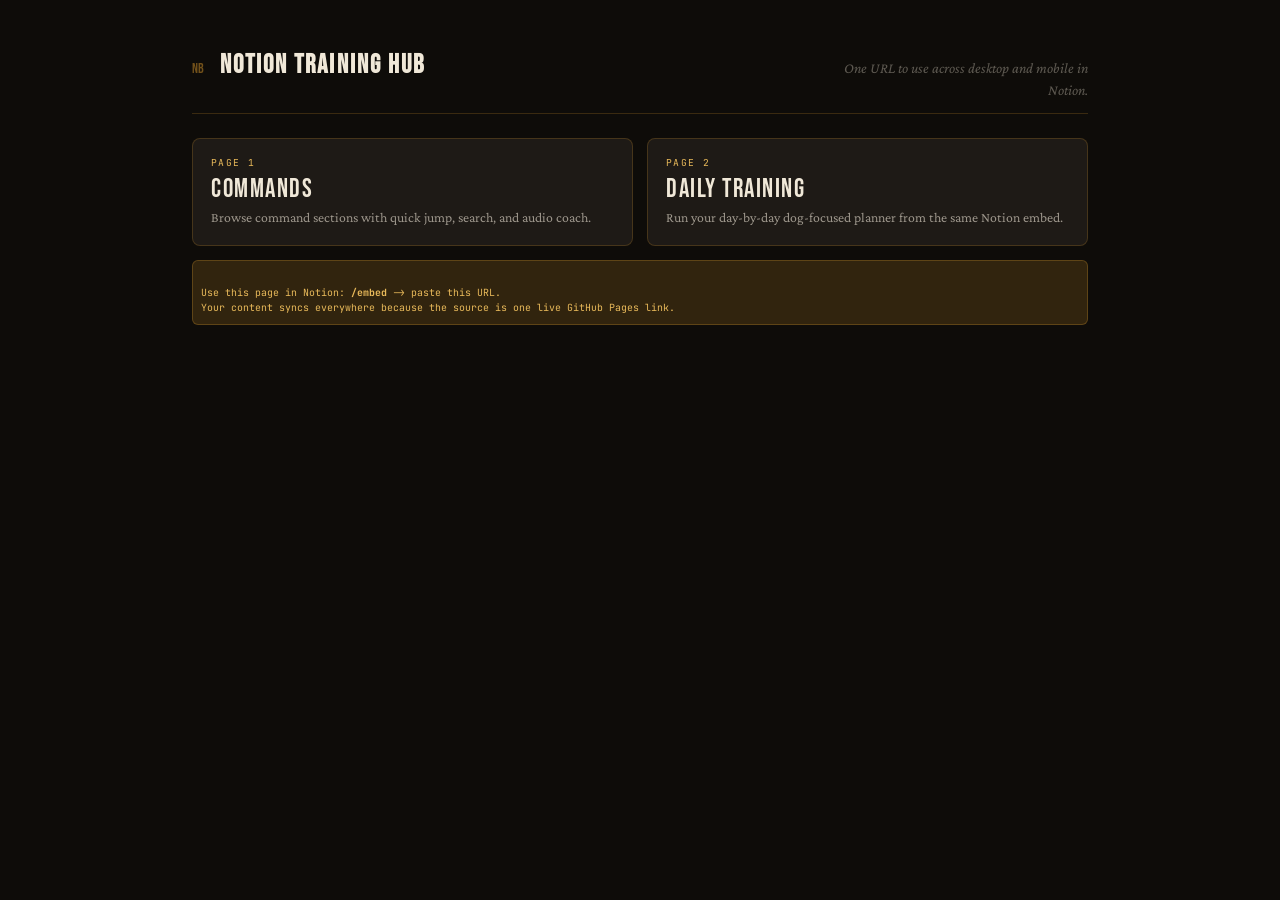
<file: notion-embed.html>
<!DOCTYPE html>
<html lang="en">
<head>
<meta charset="UTF-8">
<meta name="viewport" content="width=device-width, initial-scale=1.0">
<meta name="description" content="Notion-ready hub for Dutch Shepherd Commands and Daily Training pages.">
<meta name="robots" content="index,follow">
<meta name="theme-color" content="#0E0C09">
<meta name="mobile-web-app-capable" content="yes">
<meta name="apple-mobile-web-app-capable" content="yes">
<meta name="apple-mobile-web-app-status-bar-style" content="black-translucent">
<meta name="format-detection" content="telephone=no">
<meta property="og:type" content="website">
<meta property="og:url" content="https://kissmeh02.github.io/dutch-shepherd-training-bible/notion-embed.html">
<meta property="og:title" content="Dutch Shepherd — Notion Training Hub">
<meta property="og:description" content="Open Commands or Daily Training from one Notion-friendly page.">
<meta property="og:image" content="https://kissmeh02.github.io/dutch-shepherd-training-bible/social-preview.svg">
<title>Dutch Shepherd — Notion Hub</title>
<link rel="canonical" href="https://kissmeh02.github.io/dutch-shepherd-training-bible/notion-embed.html">
<link rel="icon" href="data:image/svg+xml,<svg xmlns='http://www.w3.org/2000/svg' viewBox='0 0 100 100'><text y='.9em' font-size='90'>🐕</text></svg>">
<link rel="preconnect" href="https://fonts.googleapis.com">
<link rel="preconnect" href="https://fonts.gstatic.com" crossorigin>
<link href="https://fonts.googleapis.com/css2?family=Bebas+Neue&family=Crimson+Pro:ital,wght@0,300;0,400;0,600;1,300;1,400&family=JetBrains+Mono:wght@400;700&display=swap" rel="stylesheet">
<link rel="stylesheet" href="styles.css">
</head>
<body class="embed-mode">
<main class="wrapper" id="main" style="padding-top:24px;">
  <section class="section reveal visible" aria-labelledby="embed-hub-title">
    <div class="section-header">
      <span class="section-num" aria-hidden="true">NB</span>
      <h1 class="section-title" id="embed-hub-title">Notion Training Hub</h1>
      <span class="section-desc">One URL to use across desktop and mobile in Notion.</span>
    </div>
    <div class="switcher-grid">
      <a href="index.html?embed=1#commands" class="switcher-card">
        <span class="switcher-kicker">Page 1</span>
        <span class="switcher-title">Commands</span>
        <span class="switcher-body">Browse command sections with quick jump, search, and audio coach.</span>
      </a>
      <a href="daily-training.html?embed=1" class="switcher-card">
        <span class="switcher-kicker">Page 2</span>
        <span class="switcher-title">Daily Training</span>
        <span class="switcher-body">Run your day-by-day dog-focused planner from the same Notion embed.</span>
      </a>
    </div>
    <div class="dtp-reminder" style="margin-top:14px;">
      Use this page in Notion: <strong>/embed</strong> -> paste this URL.
      Your content syncs everywhere because the source is one live GitHub Pages link.
    </div>
  </section>
</main>
</body>
</html>
</file>
<file: styles.css>
:root {
  --bg: #0E0C09;
  --surface: #161210;
  --surface2: #1E1A16;
  --gold: #D4952B;
  --gold-light: #E8B95A;
  --gold-dim: rgba(212,149,43,0.18);
  --gold-line: rgba(212,149,43,0.22);
  --cream: #F0E8D8;
  --cream-dim: rgba(240,232,216,0.6);
  --cream-muted: rgba(240,232,216,0.35);
  --rust: #9E3D1A;
  --green: #5A8A5A;
  --blue: #4A7A9B;
  --red: #9E3A2A;
  --accent: #C47B2A;
  --nav-height: 48px;
}

*, *::before, *::after { box-sizing: border-box; margin: 0; padding: 0; }

html {
  scroll-behavior: smooth;
  scroll-padding-top: calc(var(--nav-height) + 16px);
}

body {
  background: var(--bg);
  color: var(--cream);
  font-family: 'Crimson Pro', Georgia, serif;
  font-size: 17px;
  line-height: 1.6;
  min-height: 100vh;
  overflow-x: hidden;
}

::selection {
  background: var(--gold);
  color: var(--bg);
}

/* ── SKIP LINK ── */
.skip-link {
  position: absolute;
  top: -100%;
  left: 16px;
  background: var(--gold);
  color: var(--bg);
  padding: 8px 16px;
  border-radius: 0 0 6px 6px;
  font-family: 'JetBrains Mono', monospace;
  font-size: 0.75rem;
  text-decoration: none;
  z-index: 200;
  transition: top 0.2s;
}
.skip-link:focus {
  top: 0;
}

/* ── NAV ── */
.nav {
  position: sticky;
  top: 0;
  z-index: 100;
  background: rgba(14,12,9,0.96);
  backdrop-filter: blur(12px);
  -webkit-backdrop-filter: blur(12px);
  border-bottom: 1px solid var(--gold-line);
  padding: 0 24px;
  display: flex;
  align-items: center;
  gap: 0;
  height: var(--nav-height);
  overflow-x: auto;
  scrollbar-width: none;
}
.nav::-webkit-scrollbar { display: none; }
.nav a {
  font-family: 'JetBrains Mono', monospace;
  font-size: 0.62rem;
  letter-spacing: 0.12em;
  text-transform: uppercase;
  color: var(--cream-muted);
  text-decoration: none;
  padding: 14px 16px;
  white-space: nowrap;
  border-bottom: 2px solid transparent;
  transition: color 0.25s, border-color 0.25s;
}
.nav a:hover,
.nav a:focus-visible {
  color: var(--gold-light);
  border-color: var(--gold);
  outline: none;
}
.nav a.active {
  color: var(--gold-light);
  border-color: var(--gold);
}
.nav-brand {
  font-family: 'Bebas Neue', sans-serif;
  font-size: 1.1rem;
  letter-spacing: 0.08em;
  color: var(--gold) !important;
  border-bottom: none !important;
  padding-right: 24px !important;
  border-right: 1px solid var(--gold-line);
  margin-right: 8px;
  flex-shrink: 0;
}
.nav-links {
  display: contents;
}

/* ── MOBILE MENU ── */
.hamburger {
  display: none;
  background: none;
  border: none;
  cursor: pointer;
  padding: 8px;
  margin-left: auto;
  flex-shrink: 0;
  z-index: 110;
}
.hamburger span {
  display: block;
  width: 22px;
  height: 2px;
  background: var(--gold);
  margin: 5px 0;
  transition: transform 0.3s, opacity 0.3s;
  border-radius: 1px;
}
.hamburger.open span:nth-child(1) { transform: translateY(7px) rotate(45deg); }
.hamburger.open span:nth-child(2) { opacity: 0; }
.hamburger.open span:nth-child(3) { transform: translateY(-7px) rotate(-45deg); }

/* ── SEARCH BAR ── */
.search-bar {
  background: var(--surface2);
  border-bottom: 1px solid var(--gold-line);
  padding: 12px 24px;
  display: flex;
  justify-content: center;
  position: sticky;
  top: var(--nav-height);
  z-index: 90;
  transform: translateY(-100%);
  opacity: 0;
  pointer-events: none;
  transition: transform 0.3s ease, opacity 0.3s ease;
}
.search-bar.visible {
  transform: translateY(0);
  opacity: 1;
  pointer-events: auto;
}
.search-wrap {
  position: relative;
  width: 100%;
  max-width: 520px;
}
.search-wrap svg {
  position: absolute;
  left: 14px;
  top: 50%;
  transform: translateY(-50%);
  width: 16px;
  height: 16px;
  color: var(--cream-muted);
  pointer-events: none;
}
.search-input {
  width: 100%;
  background: var(--bg);
  border: 1px solid var(--gold-line);
  border-radius: 6px;
  padding: 10px 14px 10px 40px;
  font-family: 'JetBrains Mono', monospace;
  font-size: 0.78rem;
  color: var(--cream);
  outline: none;
  transition: border-color 0.2s;
}
.search-input::placeholder { color: var(--cream-muted); }
.search-input:focus { border-color: var(--gold); }
.search-toggle {
  background: none;
  border: none;
  cursor: pointer;
  padding: 14px 12px;
  color: var(--cream-muted);
  display: flex;
  align-items: center;
  transition: color 0.2s;
  flex-shrink: 0;
}
.search-toggle:hover,
.search-toggle:focus-visible { color: var(--gold-light); outline: none; }
.search-toggle svg { width: 16px; height: 16px; }
.search-count {
  font-family: 'JetBrains Mono', monospace;
  font-size: 0.65rem;
  color: var(--cream-muted);
  margin-top: 6px;
  text-align: center;
  min-height: 1.2em;
}

/* ── AUDIO COACH ── */
.audio-toggle:disabled {
  opacity: 0.45;
  cursor: not-allowed;
}
.audio-coach {
  position: fixed;
  right: 24px;
  bottom: 84px;
  width: 300px;
  background: rgba(22,18,16,0.97);
  border: 1px solid var(--gold-line);
  border-radius: 8px;
  padding: 14px;
  z-index: 120;
  box-shadow: 0 10px 28px rgba(0,0,0,0.35);
  transform: translateY(14px);
  opacity: 0;
  pointer-events: none;
  transition: opacity 0.2s ease, transform 0.2s ease;
}
.audio-coach.visible {
  transform: translateY(0);
  opacity: 1;
  pointer-events: auto;
}
.audio-coach-header {
  font-family: 'Bebas Neue', sans-serif;
  letter-spacing: 0.08em;
  color: var(--gold);
  font-size: 1.15rem;
  margin-bottom: 8px;
}
.audio-row {
  display: flex;
  align-items: center;
  justify-content: space-between;
  gap: 12px;
  margin-bottom: 8px;
  font-family: 'JetBrains Mono', monospace;
  font-size: 0.67rem;
  color: var(--cream-dim);
  text-transform: uppercase;
  letter-spacing: 0.03em;
}
.audio-row input[type="checkbox"] {
  accent-color: var(--gold);
}
.trainer-row {
  justify-content: flex-start;
  gap: 8px;
}
.trainer-row span {
  font-size: 0.62rem;
}
.audio-mode-group {
  display: inline-flex;
  border: 1px solid var(--gold-line);
  border-radius: 5px;
  overflow: hidden;
}
.audio-mode-btn {
  border: none;
  background: var(--bg);
  color: var(--cream-muted);
  padding: 5px 8px;
  cursor: pointer;
  font-family: 'JetBrains Mono', monospace;
  font-size: 0.58rem;
  text-transform: uppercase;
  letter-spacing: 0.04em;
  transition: background 0.2s, color 0.2s;
}
.audio-mode-btn + .audio-mode-btn {
  border-left: 1px solid var(--gold-line);
}
.audio-mode-btn.active {
  background: var(--gold-dim);
  color: var(--gold-light);
}
.audio-mode-btn:focus-visible {
  outline: none;
  background: rgba(212,149,43,0.24);
  color: var(--gold-light);
}
.audio-select {
  width: 150px;
  border: 1px solid var(--gold-line);
  background: var(--bg);
  color: var(--cream-dim);
  border-radius: 4px;
  padding: 3px 5px;
  font-family: 'JetBrains Mono', monospace;
  font-size: 0.56rem;
}
.audio-select:focus-visible {
  outline: none;
  border-color: var(--gold);
}
.audio-speed-row input[type="range"] {
  width: 130px;
}
.audio-voice-info {
  margin: 4px 0 8px;
  font-family: 'JetBrains Mono', monospace;
  font-size: 0.56rem;
  color: var(--cream-muted);
  line-height: 1.4;
}
.audio-actions {
  display: flex;
  gap: 8px;
  margin: 10px 0 6px;
}
.audio-actions button {
  flex: 1;
  border: 1px solid var(--gold-line);
  background: var(--bg);
  color: var(--cream-dim);
  border-radius: 5px;
  padding: 7px 8px;
  cursor: pointer;
  font-family: 'JetBrains Mono', monospace;
  font-size: 0.62rem;
  text-transform: uppercase;
  letter-spacing: 0.04em;
  transition: border-color 0.2s, color 0.2s, background 0.2s;
}
.audio-actions button:hover,
.audio-actions button:focus-visible {
  border-color: var(--gold);
  color: var(--gold-light);
  outline: none;
}
.audio-hint {
  font-family: 'JetBrains Mono', monospace;
  font-size: 0.6rem;
  color: var(--cream-muted);
  line-height: 1.4;
}
.audio-hint kbd {
  font-family: inherit;
  font-size: inherit;
  border: 1px solid var(--gold-line);
  border-radius: 3px;
  padding: 1px 4px;
  color: var(--cream-dim);
}
.audio-play-btn {
  margin-left: 8px;
  border: 1px solid var(--gold-line);
  background: var(--surface2);
  color: var(--gold-light);
  border-radius: 4px;
  padding: 2px 6px;
  font-family: 'JetBrains Mono', monospace;
  font-size: 0.58rem;
  letter-spacing: 0.06em;
  text-transform: uppercase;
  display: inline-flex;
  align-items: center;
  gap: 4px;
  cursor: pointer;
  vertical-align: middle;
  transition: border-color 0.2s, color 0.2s, background 0.2s;
}
.audio-play-btn svg {
  width: 11px;
  height: 11px;
}
.audio-play-btn:hover,
.audio-play-btn:focus-visible {
  border-color: var(--gold);
  color: var(--gold);
  outline: none;
}
.audio-play-btn.is-speaking {
  background: var(--gold-dim);
  border-color: var(--gold);
  color: var(--gold);
}
.audio-play-btn.compact {
  margin-left: 10px;
}
.audio-target-flash {
  animation: audioFlash 1.2s ease;
}
@keyframes audioFlash {
  0% { box-shadow: 0 0 0 rgba(212,149,43,0); }
  25% { box-shadow: 0 0 0 2px rgba(212,149,43,0.55); }
  100% { box-shadow: 0 0 0 rgba(212,149,43,0); }
}

/* ── HERO ── */
.hero {
  padding: 72px 24px 60px;
  max-width: 960px;
  margin: 0 auto;
  display: grid;
  grid-template-columns: 1fr auto;
  gap: 40px;
  align-items: end;
  border-bottom: 1px solid var(--gold-line);
}
.hero-eyebrow {
  font-family: 'JetBrains Mono', monospace;
  font-size: 0.65rem;
  letter-spacing: 0.28em;
  text-transform: uppercase;
  color: var(--gold);
  margin-bottom: 16px;
}
.hero h1 {
  font-family: 'Bebas Neue', sans-serif;
  font-size: clamp(3.5rem, 10vw, 7rem);
  line-height: 0.92;
  letter-spacing: 0.03em;
  color: var(--cream);
}
.hero h1 em {
  color: var(--gold);
  font-style: normal;
  display: block;
}
.hero-sub {
  margin-top: 20px;
  font-size: 1rem;
  color: var(--cream-dim);
  font-weight: 300;
  font-style: italic;
  max-width: 480px;
  line-height: 1.7;
}
.hero-badge {
  text-align: right;
}
.badge-circle {
  width: 110px;
  height: 110px;
  border: 1px solid var(--gold-line);
  border-radius: 50%;
  display: flex;
  flex-direction: column;
  align-items: center;
  justify-content: center;
  gap: 2px;
  animation: badge-pulse 3s ease-in-out infinite;
}
@keyframes badge-pulse {
  0%, 100% { box-shadow: 0 0 0 0 rgba(212,149,43,0.1); }
  50% { box-shadow: 0 0 20px 4px rgba(212,149,43,0.12); }
}
.badge-num {
  font-family: 'Bebas Neue', sans-serif;
  font-size: 2.4rem;
  color: var(--gold);
  line-height: 1;
}
.badge-label {
  font-family: 'JetBrains Mono', monospace;
  font-size: 0.52rem;
  letter-spacing: 0.15em;
  text-transform: uppercase;
  color: var(--cream-muted);
  text-align: center;
  line-height: 1.4;
}

/* ── WRAPPER ── */
.wrapper {
  max-width: 960px;
  margin: 0 auto;
  padding: 0 24px 80px;
}

/* ── SECTION ── */
.section {
  padding: 52px 0 0;
}
.section-header {
  display: flex;
  align-items: baseline;
  gap: 16px;
  margin-bottom: 24px;
  padding-bottom: 12px;
  border-bottom: 1px solid var(--gold-line);
}
.section-num {
  font-family: 'Bebas Neue', sans-serif;
  font-size: 0.9rem;
  color: var(--gold);
  opacity: 0.5;
}
.section-title {
  font-family: 'Bebas Neue', sans-serif;
  font-size: 1.6rem;
  letter-spacing: 0.08em;
  color: var(--cream);
}
.section-desc {
  font-size: 0.92rem;
  color: var(--cream-muted);
  font-style: italic;
  margin-left: auto;
  text-align: right;
  max-width: 280px;
  line-height: 1.5;
}
.section-anchor {
  position: relative;
  top: calc(var(--nav-height) * -1);
}

/* ── TWO PRIMARY SECTIONS ── */
.section-switcher {
  padding-top: 34px;
}
.switcher-grid {
  display: grid;
  grid-template-columns: repeat(auto-fit, minmax(260px, 1fr));
  gap: 14px;
}
.switcher-card {
  display: flex;
  flex-direction: column;
  gap: 6px;
  background: var(--surface2);
  border: 1px solid var(--gold-line);
  border-radius: 8px;
  padding: 16px 18px;
  text-decoration: none;
  transition: transform 0.2s ease, box-shadow 0.2s ease, border-color 0.2s ease;
}
.switcher-card:hover,
.switcher-card:focus-visible {
  transform: translateY(-2px);
  border-color: var(--gold);
  box-shadow: 0 6px 20px rgba(0,0,0,0.3);
  outline: none;
}
.switcher-kicker {
  font-family: 'JetBrains Mono', monospace;
  font-size: 0.6rem;
  letter-spacing: 0.14em;
  text-transform: uppercase;
  color: var(--gold-light);
}
.switcher-title {
  font-family: 'Bebas Neue', sans-serif;
  font-size: 1.6rem;
  letter-spacing: 0.06em;
  color: var(--cream);
  line-height: 1;
}
.switcher-body {
  font-size: 0.86rem;
  color: var(--cream-dim);
  line-height: 1.5;
}

/* ── COMMAND QUICK JUMP ── */
.command-jump {
  padding-top: 36px;
}
.command-jump-select-wrap {
  display: none;
  margin-bottom: 10px;
  font-family: 'JetBrains Mono', monospace;
  font-size: 0.58rem;
  letter-spacing: 0.1em;
  text-transform: uppercase;
  color: var(--cream-muted);
}
.command-jump-select-wrap span {
  display: block;
  margin-bottom: 6px;
}
.command-jump-select {
  width: 100%;
  background: rgba(14,12,9,0.72);
  border: 1px solid var(--gold-line);
  border-radius: 6px;
  color: var(--cream);
  padding: 9px 10px;
  font-family: 'JetBrains Mono', monospace;
  font-size: 0.7rem;
}
.command-jump-select:focus-visible {
  outline: none;
  border-color: var(--gold);
}
.command-jump-links {
  display: flex;
  flex-wrap: wrap;
  gap: 8px;
}
.command-jump-links a {
  text-decoration: none;
  border: 1px solid var(--gold-line);
  background: rgba(14,12,9,0.6);
  color: var(--cream-muted);
  border-radius: 6px;
  padding: 6px 10px;
  font-family: 'JetBrains Mono', monospace;
  font-size: 0.58rem;
  letter-spacing: 0.08em;
  text-transform: uppercase;
  transition: border-color 0.2s, color 0.2s, background 0.2s;
}
.command-jump-links a:hover,
.command-jump-links a:focus-visible,
.command-jump-links a.active {
  border-color: var(--gold);
  color: var(--gold-light);
  background: var(--gold-dim);
  outline: none;
}

/* ── DAILY TRAINING PLACEHOLDER ── */
.daily-placeholder {
  background: var(--surface2);
  border: 1px solid var(--gold-line);
  border-radius: 8px;
  padding: 18px;
}
.daily-intro {
  color: var(--cream-dim);
  margin-bottom: 14px;
  line-height: 1.6;
}
.daily-grid {
  display: grid;
  grid-template-columns: repeat(auto-fit, minmax(220px, 1fr));
  gap: 12px;
}
.daily-card {
  background: rgba(14,12,9,0.4);
  border: 1px solid rgba(255,255,255,0.06);
  border-radius: 6px;
  padding: 14px;
}
.daily-card h3 {
  font-family: 'JetBrains Mono', monospace;
  font-size: 0.7rem;
  letter-spacing: 0.12em;
  text-transform: uppercase;
  color: var(--gold);
  margin-bottom: 6px;
}
.daily-card p {
  font-size: 0.86rem;
  color: var(--cream-muted);
  line-height: 1.5;
}

/* ── DAILY TRAINING APP ── */
.daily-planner-root {
  background: linear-gradient(180deg, rgba(30,26,22,0.98), rgba(22,18,16,0.98));
  border: 1px solid var(--gold-line);
  border-radius: 8px;
  padding: 18px;
}
.dtp-headline {
  font-family: 'JetBrains Mono', monospace;
  font-size: 0.6rem;
  letter-spacing: 0.18em;
  text-transform: uppercase;
  color: var(--gold);
  margin-bottom: 10px;
}
.dtp-days {
  display: flex;
  flex-wrap: wrap;
  gap: 8px;
  margin-bottom: 12px;
}
.dtp-day-btn {
  border: 1px solid var(--gold-line);
  background: rgba(14,12,9,0.65);
  color: var(--cream-muted);
  border-radius: 5px;
  padding: 7px 10px;
  font-family: 'JetBrains Mono', monospace;
  font-size: 0.6rem;
  letter-spacing: 0.08em;
  text-transform: uppercase;
  cursor: pointer;
  transition: border-color 0.2s, color 0.2s, background 0.2s;
}
.dtp-day-btn:hover,
.dtp-day-btn:focus-visible {
  border-color: var(--gold);
  color: var(--gold-light);
  outline: none;
}
.dtp-day-btn.active {
  color: var(--bg);
  background: var(--gold);
  border-color: transparent;
  font-weight: 700;
}
.dtp-summary {
  display: grid;
  grid-template-columns: repeat(auto-fit, minmax(170px, 1fr));
  gap: 8px;
  margin-bottom: 14px;
}
.dtp-tile {
  background: rgba(14,12,9,0.55);
  border: 1px solid rgba(212,149,43,0.2);
  border-radius: 6px;
  padding: 10px 11px;
}
.dtp-tile .k {
  font-family: 'JetBrains Mono', monospace;
  font-size: 0.54rem;
  color: var(--gold-light);
  letter-spacing: 0.12em;
  text-transform: uppercase;
}
.dtp-tile .v {
  margin-top: 3px;
  color: var(--cream);
  font-size: 1.02rem;
}
.dtp-list-head {
  display: grid;
  grid-template-columns: auto 62px 1fr auto;
  gap: 10px;
  align-items: center;
  background: var(--gold-dim);
  border: 1px solid rgba(212,149,43,0.24);
  border-radius: 6px;
  padding: 7px 10px;
  margin-bottom: 8px;
}
.dtp-list-head span {
  font-family: 'JetBrains Mono', monospace;
  font-size: 0.56rem;
  letter-spacing: 0.14em;
  text-transform: uppercase;
  color: var(--gold);
}
.dtp-list {
  display: flex;
  flex-direction: column;
  gap: 8px;
}
.dtp-item {
  border: 1px solid rgba(255,255,255,0.06);
  border-radius: 7px;
  background: rgba(14,12,9,0.5);
  overflow: hidden;
}
.dtp-row {
  display: grid;
  grid-template-columns: auto 62px 1fr auto;
  align-items: center;
  gap: 10px;
  padding: 10px 10px;
  cursor: pointer;
  transition: background 0.2s ease;
}
.dtp-row:hover {
  background: rgba(212,149,43,0.05);
}
.dtp-check {
  width: 15px;
  height: 15px;
  border: 2px solid var(--gold-line);
  border-radius: 4px;
}
.dtp-check.on {
  background: var(--gold);
  border-color: var(--gold);
}
.dtp-time {
  font-family: 'JetBrains Mono', monospace;
  font-size: 0.56rem;
  letter-spacing: 0.02em;
  color: var(--cream-muted);
}
.dtp-label {
  color: var(--cream);
  font-size: 0.92rem;
  line-height: 1.35;
}
.dtp-expand {
  color: var(--cream-muted);
  font-size: 0.6rem;
}
.dtp-desc {
  border-top: 1px solid rgba(212,149,43,0.18);
  padding: 10px 10px 12px 44px;
  color: var(--cream-dim);
  font-size: 0.82rem;
  line-height: 1.6;
  white-space: pre-line;
}
.dtp-focus {
  display: inline-block;
  margin-left: 8px;
  padding: 1px 6px;
  border-radius: 4px;
  font-family: 'JetBrains Mono', monospace;
  font-size: 0.54rem;
  letter-spacing: 0.05em;
  text-transform: uppercase;
  vertical-align: middle;
}
.dtp-focus.dog {
  background: rgba(58,143,156,0.2);
  color: #9ad4de;
}
.dtp-focus.handler {
  background: rgba(107,79,138,0.2);
  color: #d5b9dd;
}
.dtp-focus.both {
  background: rgba(212,149,43,0.18);
  color: var(--gold-light);
}
.dtp-coach {
  margin-top: 8px;
  border: 1px solid var(--gold-line);
  background: rgba(14,12,9,0.62);
  border-radius: 6px;
  padding: 8px;
  font-family: 'JetBrains Mono', monospace;
  font-size: 0.62rem;
  color: var(--cream-dim);
  line-height: 1.6;
  white-space: pre-line;
}
.dtp-reminder {
  margin-top: 7px;
  border: 1px solid rgba(212,149,43,0.28);
  background: var(--gold-dim);
  border-radius: 6px;
  padding: 8px;
  font-family: 'JetBrains Mono', monospace;
  font-size: 0.62rem;
  color: var(--gold-light);
  white-space: pre-line;
}

/* ── REVEAL ANIMATION ── */
.reveal {
  opacity: 0;
  transform: translateY(24px);
  transition: opacity 0.6s ease, transform 0.6s ease;
}
.reveal.visible {
  opacity: 1;
  transform: translateY(0);
}

/* ── TABLE ── */
.cmd-table {
  width: 100%;
  border-collapse: collapse;
  font-size: 0.97rem;
}
.cmd-table thead tr {
  background: var(--gold-dim);
}
.cmd-table th {
  font-family: 'JetBrains Mono', monospace;
  font-size: 0.6rem;
  letter-spacing: 0.18em;
  text-transform: uppercase;
  color: var(--gold);
  padding: 9px 14px;
  text-align: left;
  font-weight: 400;
}
.cmd-table td {
  padding: 12px 14px;
  border-bottom: 1px solid rgba(255,255,255,0.04);
  vertical-align: top;
}
.cmd-table tr:hover td { background: rgba(212,149,43,0.05); }
.cmd-table tr.search-hidden { display: none; }

.t-dutch {
  font-family: 'Crimson Pro', serif;
  font-size: 1.18rem;
  font-weight: 600;
  color: var(--cream);
  white-space: nowrap;
}
.t-phonetic {
  font-family: 'JetBrains Mono', monospace;
  font-size: 0.78rem;
  color: var(--gold-light);
  background: var(--gold-dim);
  padding: 2px 8px;
  border-radius: 3px;
  white-space: nowrap;
}
.t-english {
  color: var(--cream-dim);
  font-style: italic;
}
.t-note {
  font-size: 0.84rem;
  color: var(--cream-muted);
  line-height: 1.45;
}
.t-priority {
  text-align: center;
}
.pip {
  display: inline-block;
  width: 8px;
  height: 8px;
  border-radius: 50%;
  margin: 0 1px;
}
.pip.on { background: var(--gold); }
.pip.off { background: rgba(212,149,43,0.18); }

/* search highlight */
mark {
  background: var(--gold);
  color: var(--bg);
  border-radius: 2px;
  padding: 0 2px;
}

/* ── MARKER BOX ── */
.marker-grid {
  display: grid;
  grid-template-columns: repeat(auto-fit, minmax(200px, 1fr));
  gap: 16px;
  margin-top: 4px;
}
.marker-card {
  background: var(--surface2);
  border: 1px solid var(--gold-line);
  border-radius: 6px;
  padding: 18px 20px;
  transition: transform 0.2s ease, box-shadow 0.2s ease;
}
.marker-card:hover {
  transform: translateY(-2px);
  box-shadow: 0 6px 20px rgba(0,0,0,0.3);
}
.marker-card.search-hidden { display: none; }
.marker-card .m-type {
  font-family: 'JetBrains Mono', monospace;
  font-size: 0.6rem;
  letter-spacing: 0.18em;
  text-transform: uppercase;
  color: var(--gold);
  margin-bottom: 6px;
}
.marker-card .m-word {
  font-family: 'Bebas Neue', sans-serif;
  font-size: 2rem;
  letter-spacing: 0.05em;
  color: var(--cream);
  line-height: 1;
}
.marker-card .m-phonetic {
  font-family: 'JetBrains Mono', monospace;
  font-size: 0.72rem;
  color: var(--gold-light);
  margin-top: 4px;
}
.marker-card .m-desc {
  font-size: 0.86rem;
  color: var(--cream-muted);
  margin-top: 8px;
  font-style: italic;
  line-height: 1.5;
}

/* ── PROGRESSION TIMELINE ── */
.timeline {
  position: relative;
  padding-left: 32px;
  margin-top: 8px;
}
.timeline::before {
  content: '';
  position: absolute;
  left: 8px;
  top: 8px;
  bottom: 8px;
  width: 1px;
  background: var(--gold-line);
}
.tl-item {
  position: relative;
  margin-bottom: 28px;
}
.tl-item::before {
  content: '';
  position: absolute;
  left: -28px;
  top: 8px;
  width: 10px;
  height: 10px;
  border-radius: 50%;
  background: var(--gold);
  border: 2px solid var(--bg);
  box-shadow: 0 0 0 1px var(--gold);
  transition: box-shadow 0.3s;
}
.tl-item:hover::before {
  box-shadow: 0 0 0 1px var(--gold), 0 0 8px 2px rgba(212,149,43,0.4);
}
.tl-age {
  font-family: 'Bebas Neue', sans-serif;
  font-size: 1rem;
  letter-spacing: 0.1em;
  color: var(--gold);
}
.tl-title {
  font-weight: 600;
  font-size: 1rem;
  color: var(--cream);
  margin-bottom: 4px;
}
.tl-body {
  font-size: 0.9rem;
  color: var(--cream-dim);
  line-height: 1.6;
}
.tl-tags {
  display: flex;
  flex-wrap: wrap;
  gap: 6px;
  margin-top: 8px;
}
.tag {
  font-family: 'JetBrains Mono', monospace;
  font-size: 0.65rem;
  padding: 2px 8px;
  border-radius: 3px;
  letter-spacing: 0.05em;
}
.tag-cmd { background: var(--gold-dim); color: var(--gold-light); }
.tag-warn { background: rgba(158,61,26,0.2); color: #E0845A; }
.tag-tip { background: rgba(90,138,90,0.15); color: #8ABF8A; }

/* ── BODY LANGUAGE GRID ── */
.bl-grid {
  display: grid;
  grid-template-columns: repeat(auto-fit, minmax(260px, 1fr));
  gap: 14px;
  margin-top: 4px;
}
.bl-card {
  background: var(--surface2);
  border: 1px solid rgba(255,255,255,0.05);
  border-radius: 6px;
  padding: 16px 18px;
  transition: transform 0.2s ease, box-shadow 0.2s ease;
}
.bl-card:hover {
  transform: translateY(-2px);
  box-shadow: 0 6px 20px rgba(0,0,0,0.3);
}
.bl-signal {
  font-weight: 600;
  font-size: 1rem;
  color: var(--cream);
  margin-bottom: 4px;
}
.bl-meaning {
  font-size: 0.85rem;
  color: var(--cream-muted);
  line-height: 1.5;
}
.bl-card.alert { border-left: 3px solid #E0845A; }
.bl-card.good { border-left: 3px solid #8ABF8A; }
.bl-card.neutral { border-left: 3px solid var(--gold); }

/* ── RULES BOX ── */
.rules-grid {
  display: grid;
  grid-template-columns: repeat(auto-fit, minmax(280px, 1fr));
  gap: 14px;
  margin-top: 4px;
}
.rule-card {
  background: var(--surface2);
  border: 1px solid var(--gold-line);
  border-radius: 6px;
  padding: 18px 20px;
  display: flex;
  gap: 14px;
  transition: transform 0.2s ease, box-shadow 0.2s ease;
}
.rule-card:hover {
  transform: translateY(-2px);
  box-shadow: 0 6px 20px rgba(0,0,0,0.3);
}
.rule-icon {
  font-size: 1.4rem;
  flex-shrink: 0;
  line-height: 1.3;
}
.rule-title {
  font-weight: 600;
  font-size: 0.97rem;
  color: var(--cream);
  margin-bottom: 4px;
}
.rule-body {
  font-size: 0.85rem;
  color: var(--cream-muted);
  line-height: 1.5;
}

/* ── HEALTH QUICK-REF ── */
.health-list {
  display: grid;
  grid-template-columns: repeat(auto-fit, minmax(240px, 1fr));
  gap: 12px;
  margin-top: 4px;
}
.health-item {
  display: flex;
  gap: 12px;
  padding: 14px 16px;
  background: var(--surface2);
  border-radius: 6px;
  border: 1px solid rgba(255,255,255,0.04);
  transition: transform 0.2s ease, box-shadow 0.2s ease;
}
.health-item:hover {
  transform: translateY(-2px);
  box-shadow: 0 6px 20px rgba(0,0,0,0.3);
}
.health-dot {
  width: 8px;
  height: 8px;
  border-radius: 50%;
  background: var(--gold);
  flex-shrink: 0;
  margin-top: 7px;
}
.health-label {
  font-size: 0.88rem;
  color: var(--cream-dim);
  line-height: 1.5;
}
.health-label strong { color: var(--cream); font-weight: 600; }

/* ── BACK TO TOP ── */
.back-to-top {
  position: fixed;
  bottom: 28px;
  right: 28px;
  width: 44px;
  height: 44px;
  border-radius: 50%;
  background: var(--gold);
  color: var(--bg);
  border: none;
  cursor: pointer;
  display: flex;
  align-items: center;
  justify-content: center;
  opacity: 0;
  transform: translateY(12px);
  transition: opacity 0.3s, transform 0.3s, background 0.2s;
  pointer-events: none;
  z-index: 50;
  box-shadow: 0 4px 16px rgba(0,0,0,0.4);
}
.back-to-top.visible {
  opacity: 1;
  transform: translateY(0);
  pointer-events: auto;
}
.back-to-top:hover {
  background: var(--gold-light);
}
.back-to-top svg {
  width: 20px;
  height: 20px;
}

/* ── FOOTER ── */
footer {
  border-top: 1px solid var(--gold-line);
  padding: 28px 24px;
  max-width: 960px;
  margin: 0 auto;
  display: flex;
  justify-content: space-between;
  align-items: center;
  flex-wrap: wrap;
  gap: 12px;
}
.footer-brand {
  font-family: 'Bebas Neue', sans-serif;
  font-size: 1rem;
  letter-spacing: 0.1em;
  color: var(--gold);
}
.footer-note {
  font-family: 'JetBrains Mono', monospace;
  font-size: 0.6rem;
  letter-spacing: 0.1em;
  color: var(--cream-muted);
  text-transform: uppercase;
}

/* ── PROGRESS BAR ── */
.progress-bar {
  position: fixed;
  top: 0;
  left: 0;
  height: 2px;
  background: linear-gradient(90deg, var(--gold), var(--gold-light));
  z-index: 200;
  width: 0%;
  transition: width 0.1s linear;
}

/* ── RESPONSIVE ── */
@media (max-width: 768px) {
  .nav {
    flex-wrap: nowrap;
    overflow: visible;
    height: auto;
    min-height: var(--nav-height);
    padding: 0 16px;
  }
  .hamburger { display: block; }
  .nav-links {
    display: none;
    position: absolute;
    top: 100%;
    left: 0;
    right: 0;
    background: rgba(14,12,9,0.98);
    backdrop-filter: blur(12px);
    -webkit-backdrop-filter: blur(12px);
    border-bottom: 1px solid var(--gold-line);
    flex-direction: column;
    padding: 8px 0;
    max-height: 70vh;
    overflow-y: auto;
  }
  .nav-links.open {
    display: flex;
  }
  .nav-links a {
    padding: 12px 24px;
    border-bottom: none;
    border-left: 2px solid transparent;
  }
  .nav-links a:hover,
  .nav-links a.active {
    border-left-color: var(--gold);
    border-bottom: none;
  }
  .search-toggle { margin-left: auto; margin-right: 4px; }
  .command-jump-select-wrap { display: block; }
  .audio-coach {
    left: 12px;
    right: 12px;
    width: auto;
    bottom: 78px;
  }
}

@media (max-width: 640px) {
  .hero { grid-template-columns: 1fr; }
  .hero-badge { display: none; }
  .section-desc { display: none; }
  .cmd-table th:last-child, .cmd-table td:last-child { display: none; }
  .section-header { flex-wrap: wrap; }
}

/* ── EMBED MODE (NOTION / IFRAMES) ── */
body.embed-mode .progress-bar,
body.embed-mode .back-to-top {
  display: none !important;
}
body.embed-mode .hero {
  margin-top: 72px;
  padding: 28px 20px;
}
body.embed-mode .hero-badge {
  display: none;
}
body.embed-mode .wrapper {
  padding: 18px 16px 34px;
}
body.embed-mode .section {
  padding: 22px 16px;
}
body.embed-mode .section-switcher {
  display: none;
}
body.embed-mode footer {
  padding: 18px 16px 26px;
}

@media (max-width: 768px) {
  body.embed-mode .hero {
    margin-top: 62px;
    padding: 22px 14px;
  }
  body.embed-mode .wrapper {
    padding: 14px 12px 24px;
  }
  body.embed-mode .section {
    padding: 18px 12px;
  }
}

/* ── REDUCED MOTION ── */
@media (prefers-reduced-motion: reduce) {
  html { scroll-behavior: auto; }
  *, *::before, *::after {
    animation-duration: 0.01ms !important;
    animation-iteration-count: 1 !important;
    transition-duration: 0.01ms !important;
  }
  .reveal {
    opacity: 1;
    transform: none;
  }
}

/* ── PRINT ── */
@media print {
  .nav, .search-bar, .back-to-top, .progress-bar, .hamburger, .search-toggle { display: none !important; }
  body { background: white; color: #1a1a1a; font-size: 11pt; }
  .hero h1 { font-size: 2.5rem; color: #1a1a1a; }
  .hero h1 em { color: #8B6914; }
  .section { break-inside: avoid; }
  .cmd-table { font-size: 9pt; }
  .cmd-table th { color: #8B6914; }
  .marker-card, .bl-card, .rule-card, .health-item {
    background: #f5f5f0;
    border: 1px solid #ddd;
    box-shadow: none;
  }
  .t-phonetic { background: #eee; color: #8B6914; }
  .reveal { opacity: 1 !important; transform: none !important; }
  a { color: inherit; text-decoration: none; }
}
</file>
